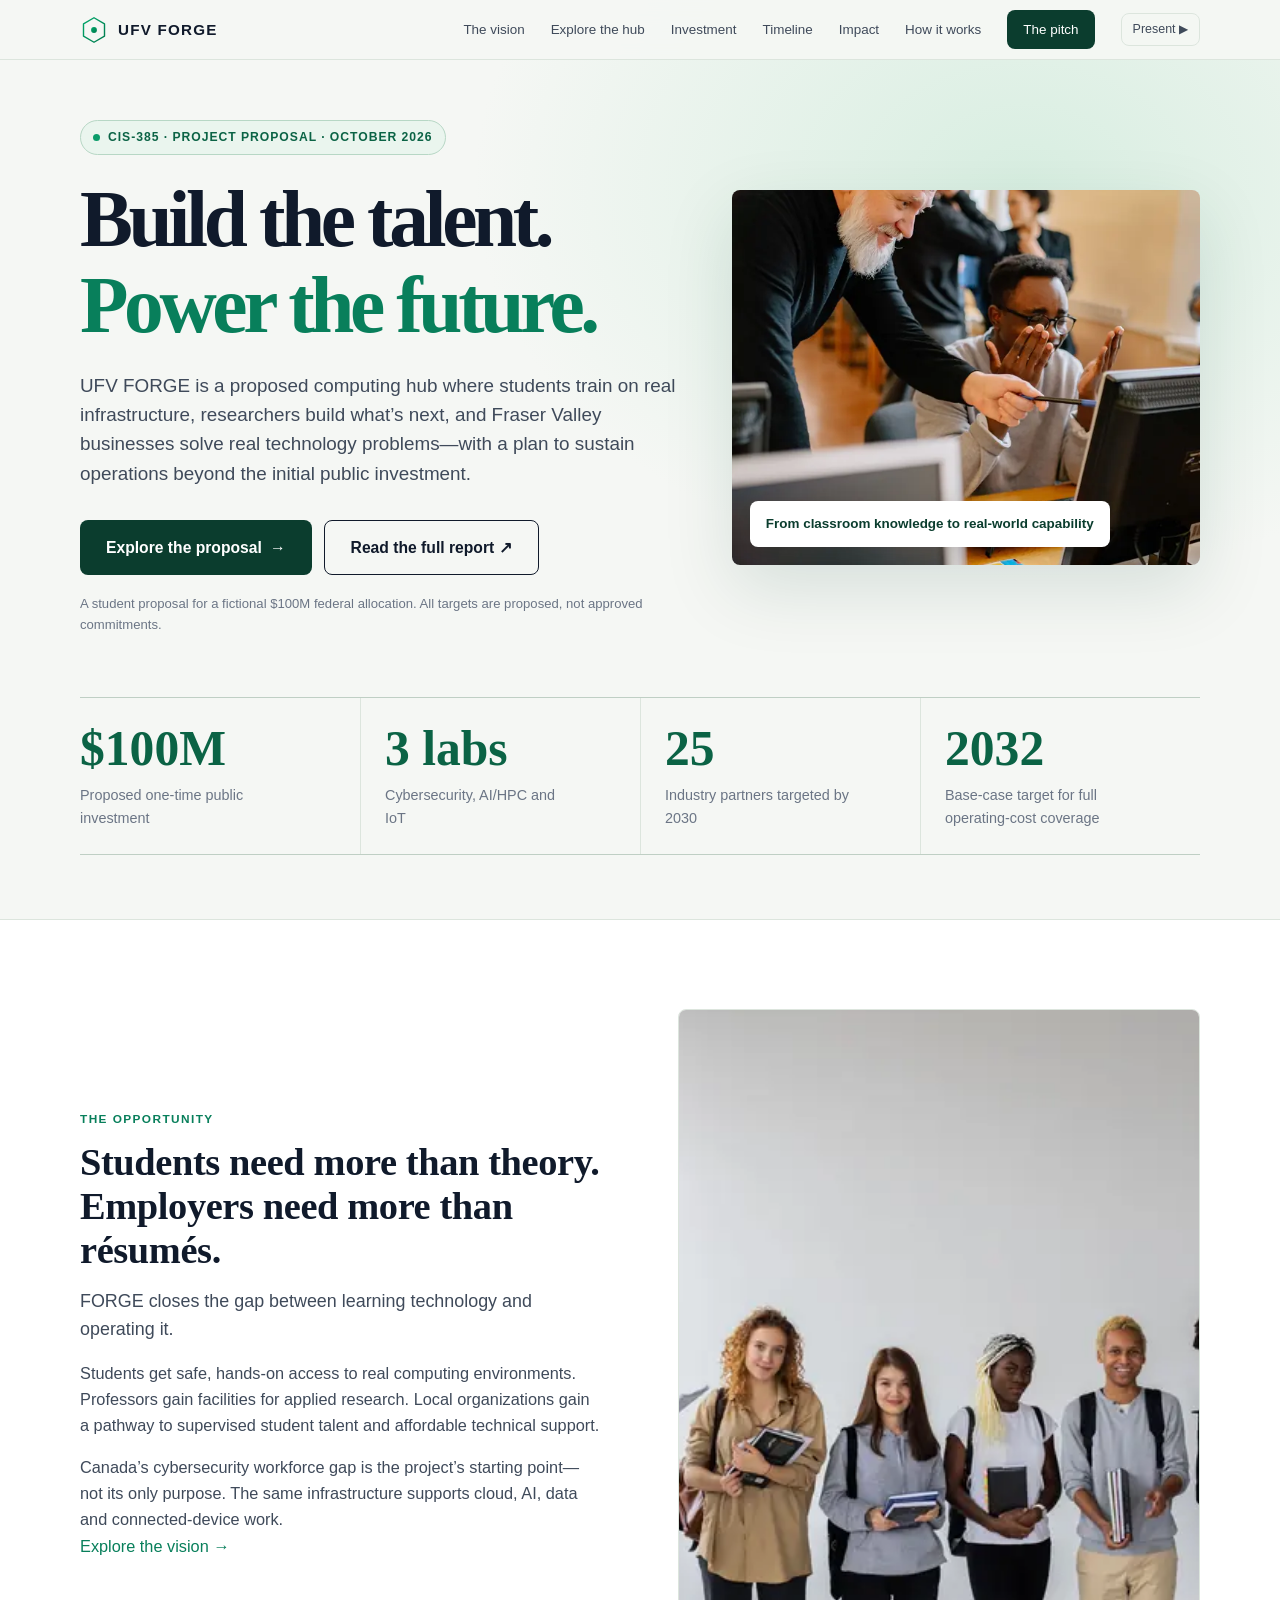
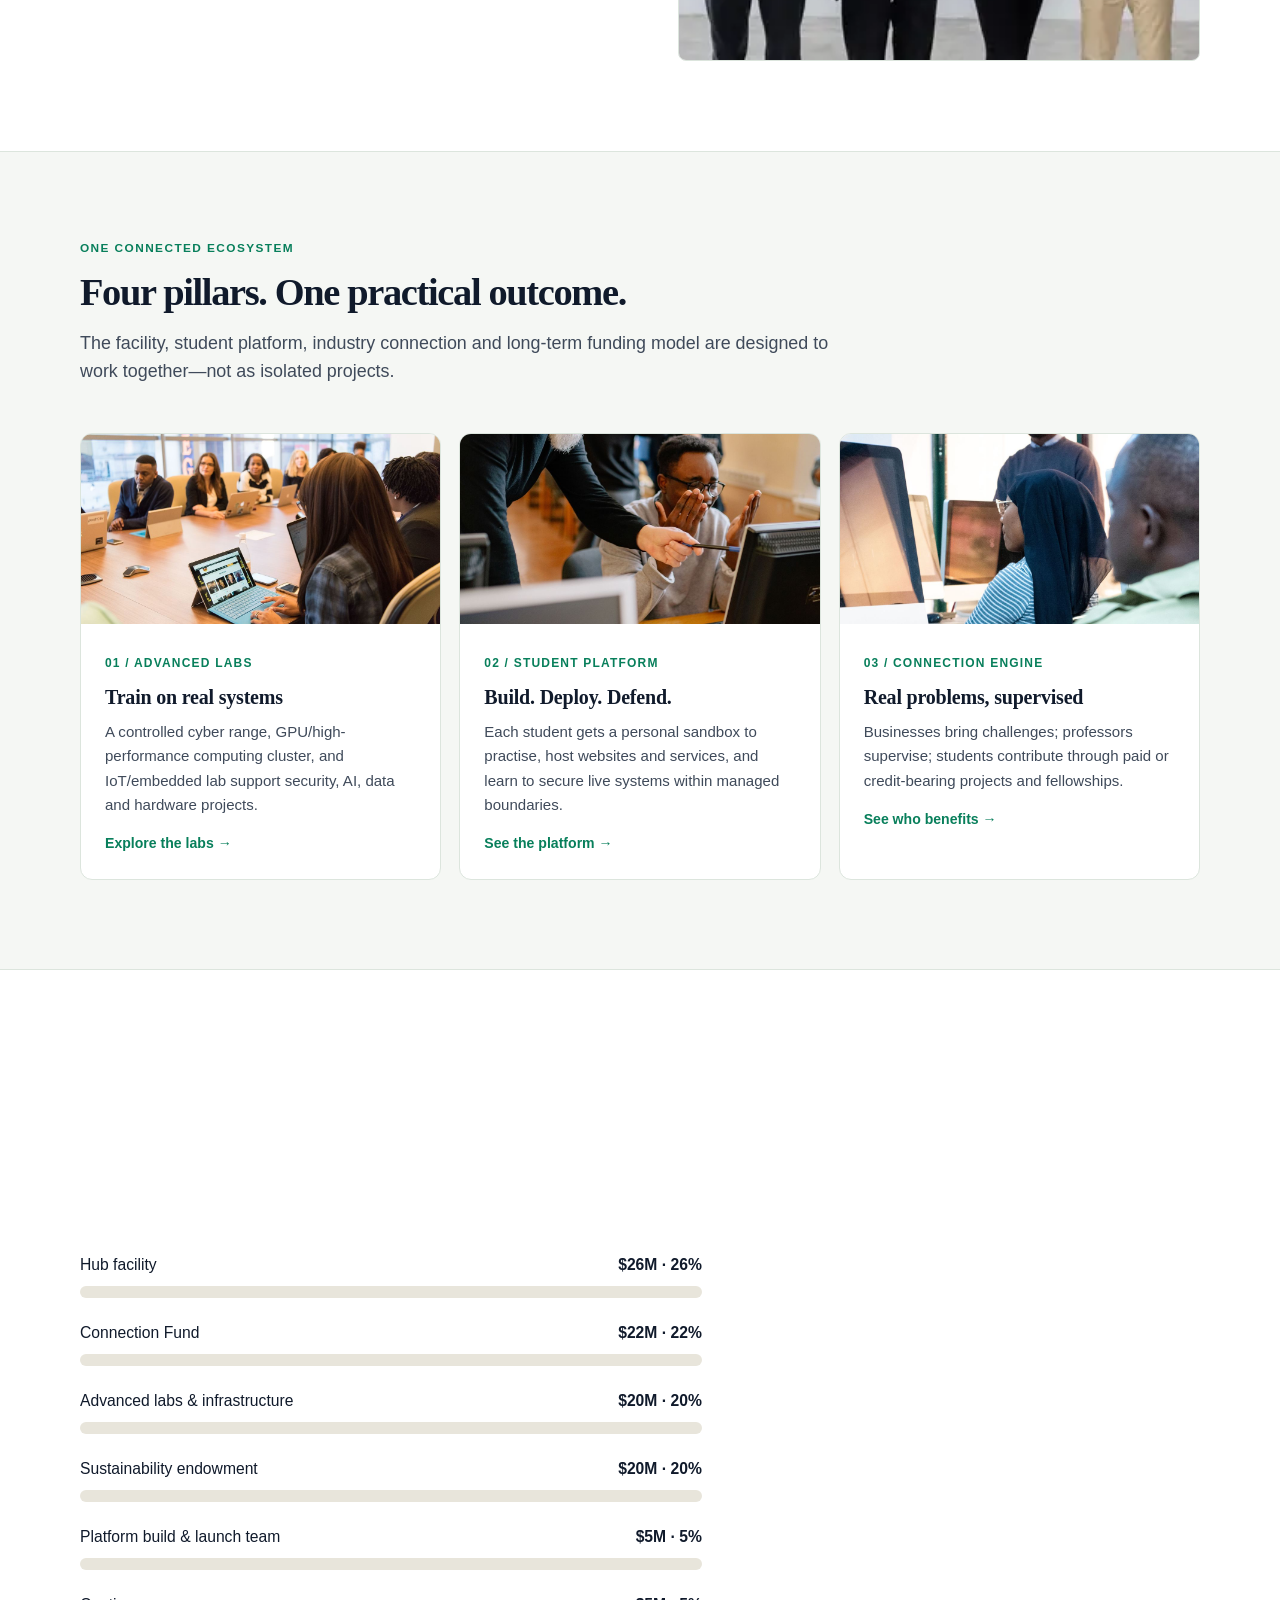
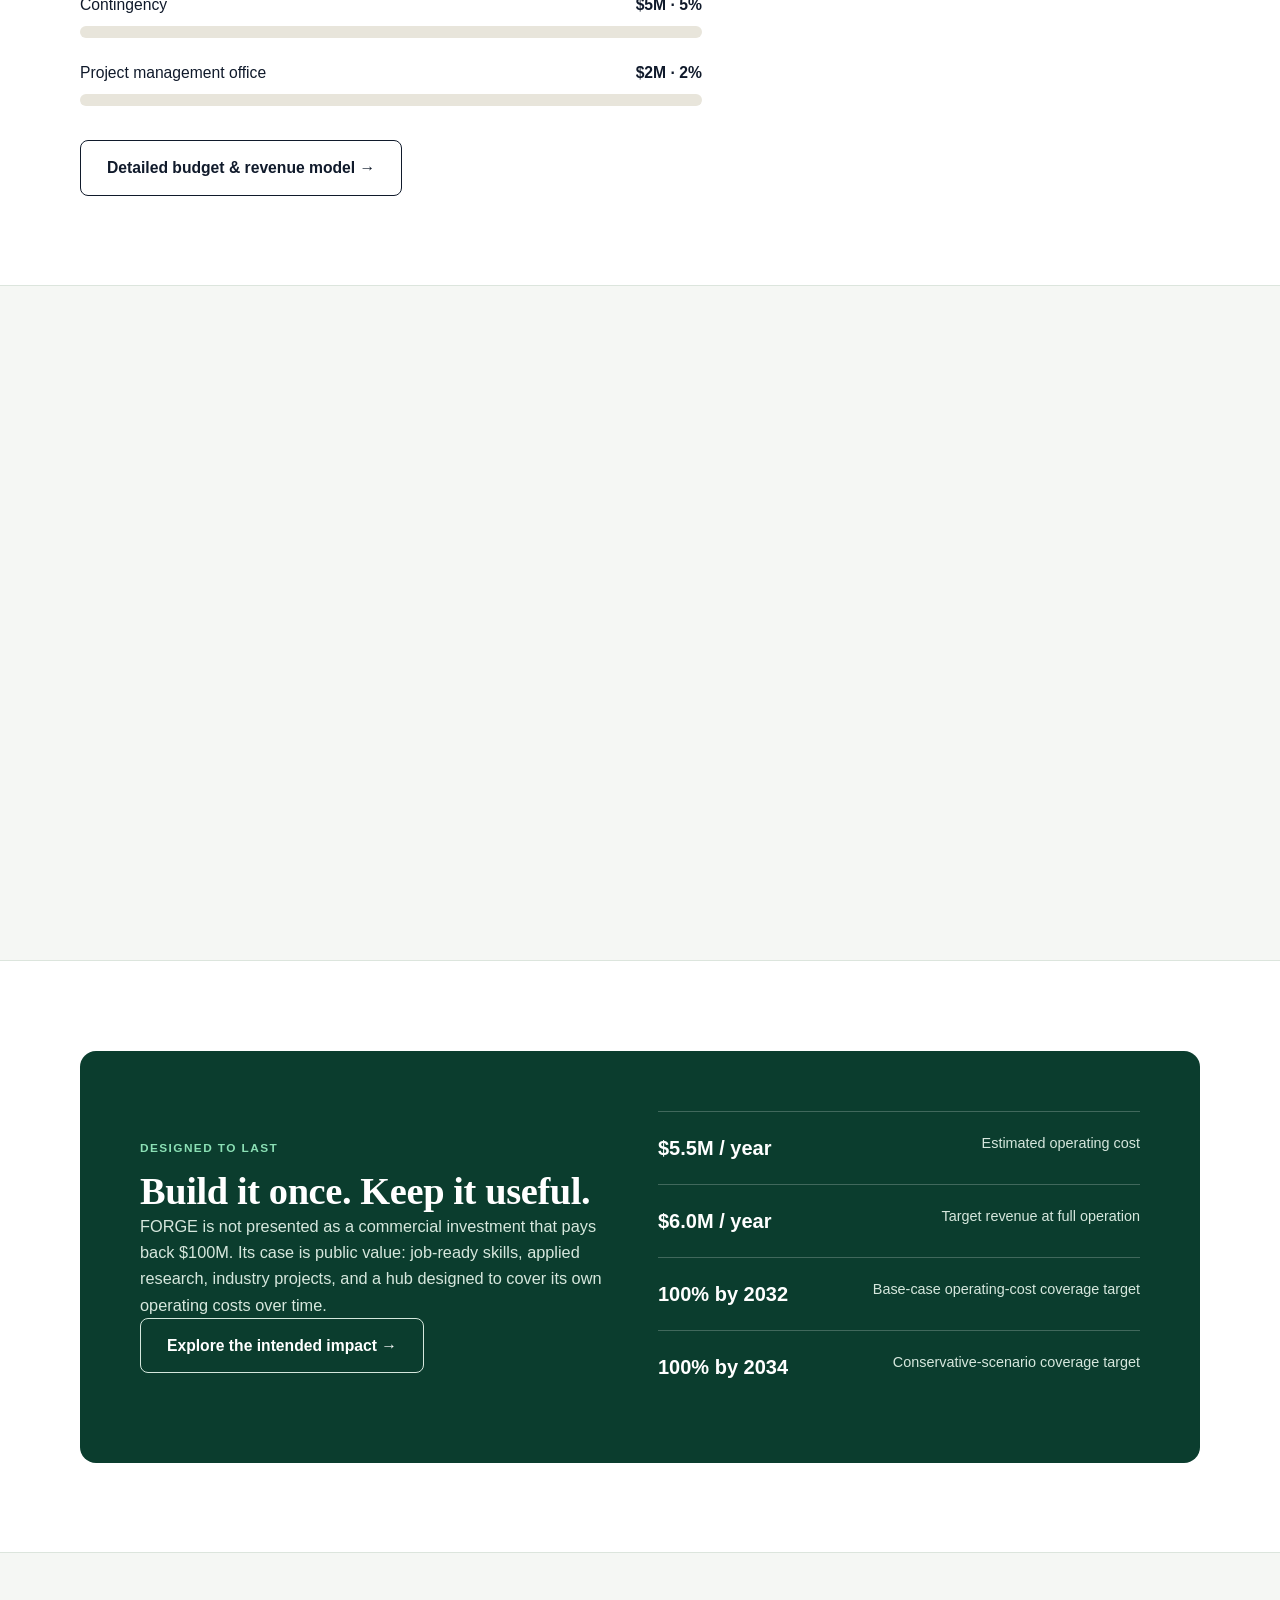
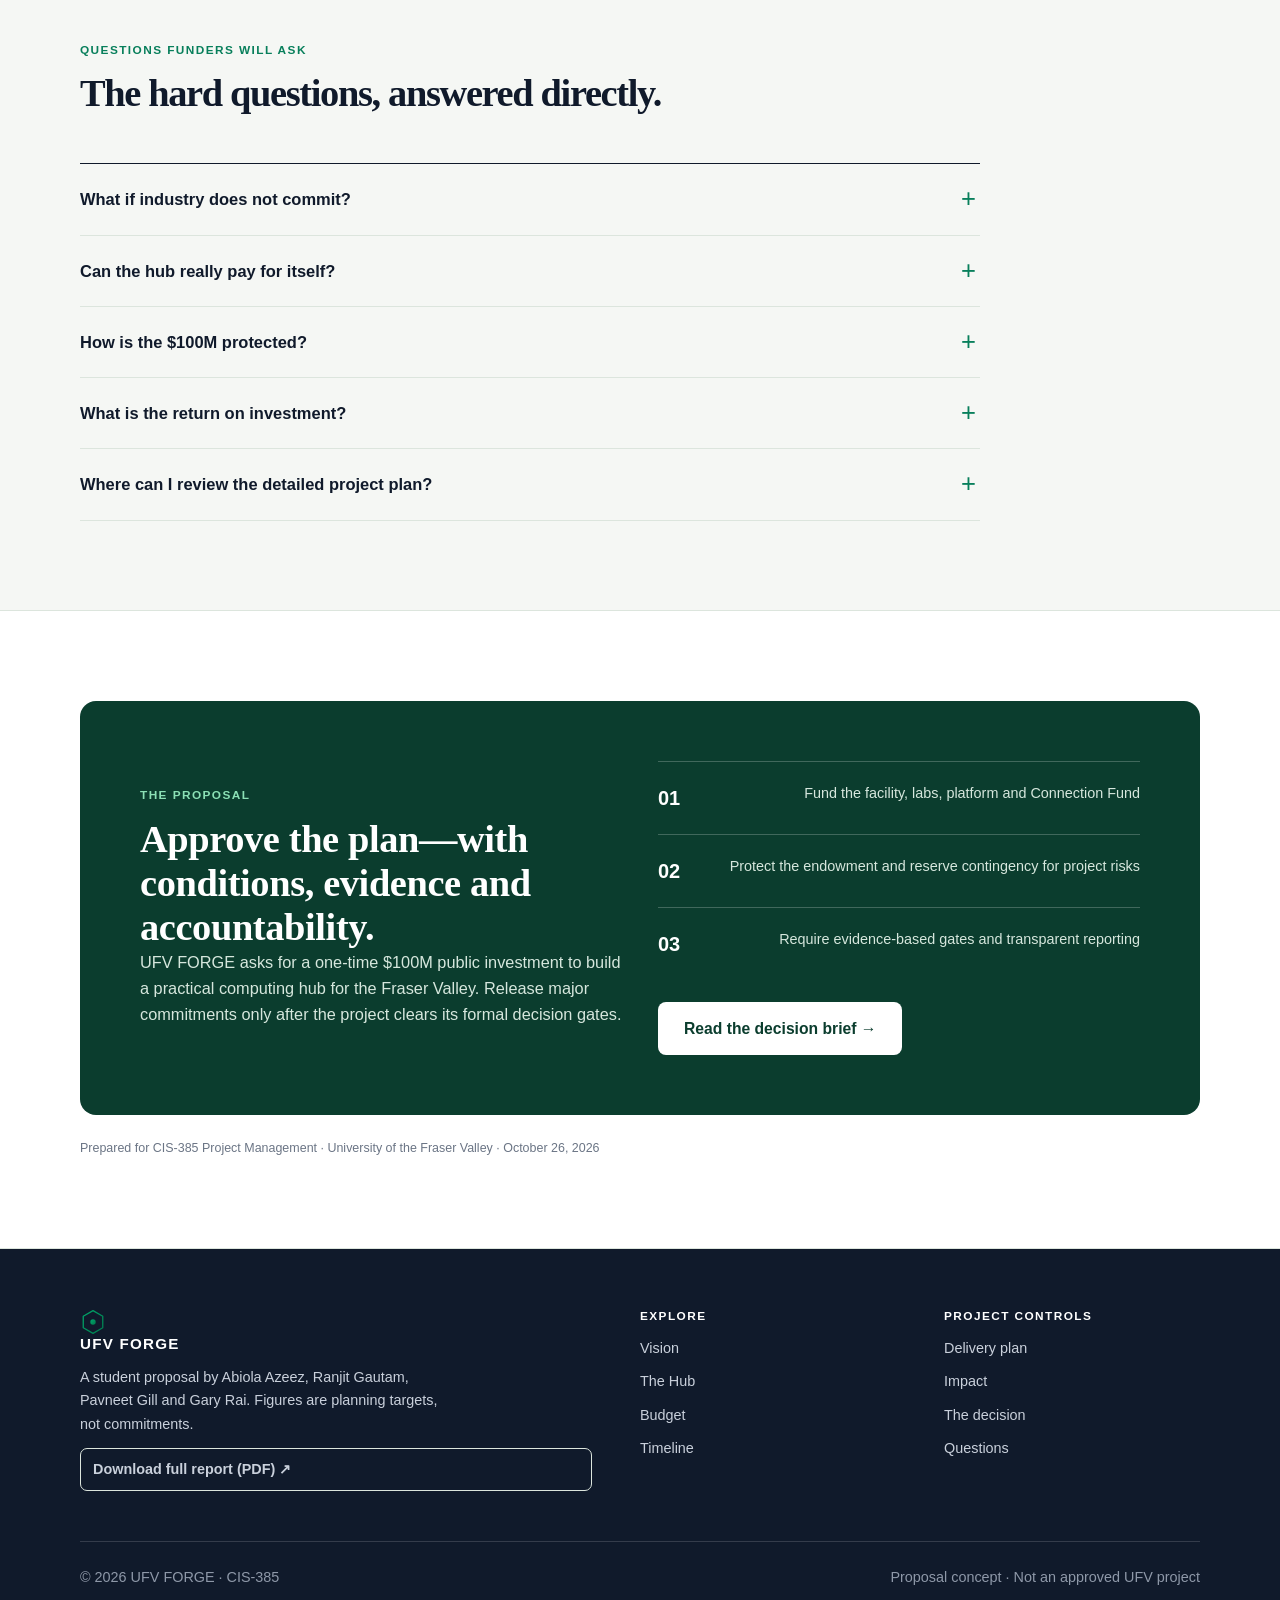
<file: index.html>
<!DOCTYPE html>
<html lang="en">
<head>
<meta charset="UTF-8"><meta name="viewport" content="width=device-width, initial-scale=1">
<title>UFV FORGE | Build the talent. Power the future.</title>
<meta name="description" content="UFV FORGE is a proposed $100 million computing hub connecting students, researchers and Fraser Valley businesses through hands-on technology and real-world projects.">
<meta name="theme-color" content="#0b3d2e"><link rel="icon" href="assets/logo.svg" type="image/svg+xml">
<link rel="stylesheet" href="assets/styles.css">
<style>
:root{--paper:#f5f7f4;--green:#0b3d2e;--green-2:#087f5b;--rule:#dce5dd;--container:1200px}
body{background:var(--paper)}.site-nav{background:rgba(245,247,244,.94);border-color:#dce5dd}
.hero{padding:calc(var(--nav-h) + 60px) 0 64px;background:radial-gradient(ellipse at 80% 20%,#d8eee1 0,transparent 38%),var(--paper)}
.hero-grid{grid-template-columns:1.12fr .88fr;gap:56px}.hero h1{font-size:clamp(3rem,6.2vw,5.6rem);letter-spacing:-.055em;max-width:780px}.hero .lead{max-width:620px;font-size:1.18rem}.hero-image{aspect-ratio:5/4;position:relative;border:0;box-shadow:0 24px 70px #0b3d2e20}.hero-image img{object-fit:cover}.image-label{position:absolute;left:18px;bottom:18px;background:#fff;color:#0b3d2e;padding:12px 16px;border-radius:8px;font-size:.84rem;font-weight:700;box-shadow:0 6px 24px #0002}
.pill{display:inline-flex;align-items:center;gap:8px;border:1px solid #b7d7c5;border-radius:100px;padding:7px 12px;color:#0b6345;background:#eaf5ee;font-size:.76rem;font-weight:800;letter-spacing:.08em;text-transform:uppercase;margin-bottom:22px}.pill i{width:7px;height:7px;border-radius:50%;background:#0a9c69}
.figures{margin-top:62px;border-block-color:#bfcfc4}.fig{color:#0b6345}.fig-item p{max-width:190px}.section-header{max-width:790px}.section-header h2{letter-spacing:-.035em}.feature-grid{display:grid;grid-template-columns:repeat(3,1fr);gap:18px}.feature{background:white;border:1px solid var(--rule);border-radius:12px;overflow:hidden}.feature img{width:100%;height:190px}.feature-body{padding:24px}.feature-num{font-size:.75rem;letter-spacing:.1em;color:var(--green-2);font-weight:800}.feature h3{margin:10px 0}.feature p{font-size:.94rem}.feature a{display:inline-block;margin-top:15px;font-weight:700;font-size:.88rem}
.pitch-callout{display:grid;grid-template-columns:1fr 1fr;gap:36px;align-items:center;background:#0b3d2e;color:white;border-radius:16px;padding:clamp(28px,5vw,60px)}.pitch-callout h2{color:white}.pitch-callout p{color:#d6e7dd}.pitch-callout .eyebrow{color:#8be0b5}.pitch-callout .btn-secondary{border-color:#d5e8dd;color:white}.pitch-callout .btn-secondary:hover{background:white;color:#0b3d2e}
.mini-stat{padding:20px 0;border-top:1px solid #ffffff38;display:flex;justify-content:space-between;gap:16px}.mini-stat strong{font-size:1.25rem}.mini-stat span{color:#d6e7dd;text-align:right;font-size:.9rem}
.budget-layout{gap:54px}.budget-total{border-radius:12px}.budget-row{cursor:default}.bar-fill{background:linear-gradient(90deg,#0b3d2e,#13a36c)}.bar-track{height:12px;border-radius:100px}.bar-fill{border-radius:100px}
.switcher{display:flex;gap:8px;flex-wrap:wrap;margin:22px 0}.switcher button{padding:10px 15px;border:1px solid var(--rule);border-radius:7px;font-weight:700;color:var(--ink-2)}.switcher button[aria-pressed=true]{background:var(--green);color:white;border-color:var(--green)}.scenario-panel{background:white;border:1px solid var(--rule);border-radius:12px;padding:24px;max-width:790px}.scenario-panel h3{margin-bottom:8px}.scenario-panel .big{font:600 2.4rem var(--serif);color:var(--green)}.scenario-panel p{margin-top:8px}
.gates{border-radius:12px}.gate{padding:24px}.gate b{color:#087f5b}.gate h3{font-family:var(--sans);font-weight:750}
.faq{max-width:900px}.faq summary{font-family:var(--sans);font-weight:700;font-size:1.03rem}.faq details>div{max-width:820px}.footer-report{display:inline-flex;margin-top:12px;padding:9px 12px;border:1px solid var(--rule);border-radius:7px;font-weight:700}
.section{padding:clamp(60px,7vw,92px) 0}
@media(max-width:900px){.hero-grid{grid-template-columns:1fr}.hero-image{aspect-ratio:16/9}.feature-grid{grid-template-columns:1fr 1fr}.pitch-callout{grid-template-columns:1fr}}
@media(max-width:600px){.feature-grid{grid-template-columns:1fr}.hero h1{font-size:3rem}.fig-item{padding:20px 12px 20px 0}.fig-item+.fig-item{padding-left:12px}.budget-label{font-size:.88rem}}
@media(prefers-reduced-motion:reduce){html{scroll-behavior:auto}*,*::before,*::after{animation-duration:.01ms!important;transition-duration:.01ms!important}}
</style>
</head>
<body>
<a class="skip-link" href="#main">Skip to content</a>
<header class="site-nav"><div class="container">
<a class="brand" href="index.html"><img src="assets/logo.svg" alt="" width="28" height="28"> UFV FORGE</a>
<button class="menu-toggle" type="button" aria-label="Open navigation menu" aria-controls="primary-navigation" aria-expanded="false"><span aria-hidden="true">☰</span></button>
<nav class="nav-links" id="primary-navigation" aria-label="Primary navigation">
<a href="vision.html">The vision</a><a href="hub.html">Explore the hub</a><a href="budget.html">Investment</a><a href="timeline.html">Timeline</a><a href="impact.html">Impact</a><a href="delivery.html">How it works</a><a href="why.html" class="nav-cta">The pitch</a>
</nav></div></header>
<main id="main">
<section class="hero"><div class="container">
<div class="hero-grid">
<div class="hero-text reveal">
<span class="pill"><i></i> CIS-385 · Project proposal · October 2026</span>
<h1>Build the talent.<br><span class="accent">Power the future.</span></h1>
<p class="lead">UFV FORGE is a proposed computing hub where students train on real infrastructure, researchers build what’s next, and Fraser Valley businesses solve real technology problems—with a plan to sustain operations beyond the initial public investment.</p>
<div class="hero-actions"><a href="#ask" class="btn btn-primary">Explore the proposal <span aria-hidden="true">→</span></a><a href="assets/UFV-Forge-Full-Report.pdf" class="btn btn-secondary" target="_blank" rel="noopener">Read the full report ↗</a></div>
<p style="font-size:.82rem;margin-top:18px;color:var(--mute)">A student proposal for a fictional $100M federal allocation. All targets are proposed, not approved commitments.</p>
</div>
<figure class="hero-image reveal"><img src="assets/img/hero.jpg" srcset="assets/img/hero-640.webp 640w, assets/img/hero-1200.webp 1200w" sizes="(max-width:900px) 100vw, 520px" width="1200" height="1800" fetchpriority="high" alt="Students working together at computers in a technology lab"><figcaption class="image-label">From classroom knowledge to real-world capability</figcaption></figure>
</div>
<div class="figures reveal">
<div class="fig-item"><b class="fig">$100M</b><p>Proposed one-time public investment</p></div>
<div class="fig-item"><b class="fig">3 labs</b><p>Cybersecurity, AI/HPC and IoT</p></div>
<div class="fig-item"><b class="fig">25</b><p>Industry partners targeted by 2030</p></div>
<div class="fig-item"><b class="fig">2032</b><p>Base-case target for full operating-cost coverage</p></div>
</div></div></section>

<section class="section section-alt" id="vision"><div class="container"><div class="editorial-split">
<div class="editorial-text reveal"><span class="eyebrow">The opportunity</span><h2>Students need more than theory. Employers need more than résumés.</h2>
<p class="lead">FORGE closes the gap between learning technology and operating it.</p>
<p>Students get safe, hands-on access to real computing environments. Professors gain facilities for applied research. Local organizations gain a pathway to supervised student talent and affordable technical support.</p>
<p>Canada’s cybersecurity workforce gap is the project’s starting point—not its only purpose. The same infrastructure supports cloud, AI, data and connected-device work.</p><a class="more" href="vision.html">Explore the vision →</a></div>
<figure class="editorial-img reveal"><img src="assets/img/community.jpg" srcset="assets/img/community-640.webp 640w, assets/img/community-1200.webp 1200w" sizes="(max-width:900px) 100vw, 520px" width="1200" height="800" loading="lazy" alt="Students and community members collaborating"></figure>
</div></div></section>

<section class="section" id="hub"><div class="container"><div class="section-header reveal"><span class="eyebrow">One connected ecosystem</span><h2>Four pillars. One practical outcome.</h2><p class="lead">The facility, student platform, industry connection and long-term funding model are designed to work together—not as isolated projects.</p></div>
<div class="feature-grid">
<article class="feature reveal"><img src="assets/img/industry.jpg" width="1200" height="800" loading="lazy" alt="Technology infrastructure and equipment"><div class="feature-body"><span class="feature-num">01 / ADVANCED LABS</span><h3>Train on real systems</h3><p>A controlled cyber range, GPU/high-performance computing cluster, and IoT/embedded lab support security, AI, data and hardware projects.</p><a href="hub.html">Explore the labs →</a></div></article>
<article class="feature reveal"><img src="assets/img/hero.jpg" width="1200" height="1800" loading="lazy" alt="Student working at a computer"><div class="feature-body"><span class="feature-num">02 / STUDENT PLATFORM</span><h3>Build. Deploy. Defend.</h3><p>Each student gets a personal sandbox to practise, host websites and services, and learn to secure live systems within managed boundaries.</p><a href="hub.html">See the platform →</a></div></article>
<article class="feature reveal"><img src="assets/img/professor.jpg" width="1200" height="800" loading="lazy" alt="Faculty member supporting applied learning"><div class="feature-body"><span class="feature-num">03 / CONNECTION ENGINE</span><h3>Real problems, supervised</h3><p>Businesses bring challenges; professors supervise; students contribute through paid or credit-bearing projects and fellowships.</p><a href="impact.html">See who benefits →</a></div></article>
</div></div></section>

<section class="section section-alt" id="investment"><div class="container"><div class="section-header reveal"><span class="eyebrow">The investment</span><h2>$100 million, allocated with a purpose.</h2><p class="lead">The proposed budget balances physical infrastructure, student opportunity, platform delivery and a preserved endowment. Select a line to see its share of the total.</p></div>
<div class="budget-layout"><div class="budget-rows">
<div class="budget-row"><div class="budget-label"><span>Hub facility</span><span>$26M · 26%</span></div><div class="bar-track"><span class="bar-fill" data-val="26"></span></div></div>
<div class="budget-row"><div class="budget-label"><span>Connection Fund</span><span>$22M · 22%</span></div><div class="bar-track"><span class="bar-fill" data-val="22"></span></div></div>
<div class="budget-row"><div class="budget-label"><span>Advanced labs &amp; infrastructure</span><span>$20M · 20%</span></div><div class="bar-track"><span class="bar-fill" data-val="20"></span></div></div>
<div class="budget-row"><div class="budget-label"><span>Sustainability endowment</span><span>$20M · 20%</span></div><div class="bar-track"><span class="bar-fill" data-val="20"></span></div></div>
<div class="budget-row"><div class="budget-label"><span>Platform build &amp; launch team</span><span>$5M · 5%</span></div><div class="bar-track"><span class="bar-fill" data-val="5"></span></div></div>
<div class="budget-row"><div class="budget-label"><span>Contingency</span><span>$5M · 5%</span></div><div class="bar-track"><span class="bar-fill" data-val="5"></span></div></div>
<div class="budget-row"><div class="budget-label"><span>Project management office</span><span>$2M · 2%</span></div><div class="bar-track"><span class="bar-fill" data-val="2"></span></div></div>
<a href="budget.html" class="btn btn-secondary" style="margin-top:12px">Detailed budget &amp; revenue model →</a>
</div><aside class="budget-total reveal"><span class="eyebrow">Proposed allocation</span><h4>$100M</h4><p>One-time capital investment</p><hr style="border:0;border-top:1px solid var(--rule);margin:22px 0"><p style="font-size:.93rem">Annual operating cost is estimated at $5.5M. At full operation, the plan targets $6M in annual revenue. These are forecasts—not guarantees.</p><a class="more" href="budget.html#revenue">Inspect the assumptions →</a></aside></div>
</div></section>

<section class="section" id="delivery"><div class="container"><div class="section-header reveal"><span class="eyebrow">Delivery with guardrails</span><h2>Progress is earned at each decision gate.</h2><p class="lead">The project has three formal kill points. Each one requires evidence before the next major commitment.</p></div>
<div class="gates reveal">
<div class="gate"><b>Kill point 1 · Jun 2028</b><h3>Design &amp; affordability</h3><p>Approve design, permits, cost baseline, partner interest and signed UFV bridge commitment before construction.</p></div>
<div class="gate"><b>Kill point 2 · May 2030</b><h3>Systems &amp; security</h3><p>Major systems must pass testing, independent security review and defect checks.</p></div>
<div class="gate"><b>Kill point 3 · Aug 2030</b><h3>Final acceptance</h3><p>Confirm acceptance criteria, handover documents and the first-year operating budget before opening.</p></div>
</div><p class="src reveal">Schedule target: open August 2030, ahead of the September 1, 2030 project deadline. A two-month project buffer is planned for June–July 2030.</p>
<div style="margin-top:28px" class="reveal"><a href="timeline.html" class="btn btn-secondary">View the project timeline →</a> <a href="delivery.html" class="btn btn-secondary">Governance &amp; risk plan →</a></div>
</div></section>

<section class="section section-alt"><div class="container"><div class="pitch-callout reveal"><div><span class="eyebrow">Designed to last</span><h2>Build it once. Keep it useful.</h2><p>FORGE is not presented as a commercial investment that pays back $100M. Its case is public value: job-ready skills, applied research, industry projects, and a hub designed to cover its own operating costs over time.</p><a href="impact.html" class="btn btn-secondary">Explore the intended impact →</a></div><div>
<div class="mini-stat"><strong>$5.5M / year</strong><span>Estimated operating cost</span></div>
<div class="mini-stat"><strong>$6.0M / year</strong><span>Target revenue at full operation</span></div>
<div class="mini-stat"><strong>100% by 2032</strong><span>Base-case operating-cost coverage target</span></div>
<div class="mini-stat"><strong>100% by 2034</strong><span>Conservative-scenario coverage target</span></div>
</div></div></div></section>

<section class="section" id="questions"><div class="container"><div class="section-header reveal"><span class="eyebrow">Questions funders will ask</span><h2>The hard questions, answered directly.</h2></div>
<div class="faq reveal">
<details><summary>What if industry does not commit?</summary><div><p>Kill point 1 requires at least 10 partners committed. The team plans to pilot the platform early and recruit partners before construction. If demand or costs fail the criteria, the project can be redirected or stopped.</p></div></details>
<details><summary>Can the hub really pay for itself?</summary><div><p>The target is $6M in annual revenue against about $5.5M in annual operating costs at full operation. The plan stages growth: the base case targets full coverage by 2032; the conservative case by 2034. The conservative ramp-up forecast includes a $6.6M cumulative shortfall.</p><p>A written UFV bridge commitment of up to $7M is a condition before kill point 1. Project contingency cannot cover operating deficits.</p></div></details>
<details><summary>How is the $100M protected?</summary><div><p>Proposed controls include fixed-price contracts where possible, monthly earned-value reviews, steering committee approval for contingency spending, and three formal go/no-go kill points. A cost performance index below 0.90 triggers a formal review.</p></div></details>
<details><summary>What is the return on investment?</summary><div><p>This is a public-value proposal, not a commercial payback investment. At a projected $0.5M annual surplus, a simple $100M payback would take about 200 years. The intended return is practical training, research capacity, industry collaboration and long-term operating sustainability.</p></div></details>
<details><summary>Where can I review the detailed project plan?</summary><div><p>The full 18-page project charter and management pre-plan includes the detailed budget, revenue assumptions, stakeholders, work breakdown structure, technical and legal requirements, schedule and risk register.</p><a class="btn btn-primary" href="assets/UFV-Forge-Full-Report.pdf" target="_blank" rel="noopener">Open the full report ↗</a></div></details>
</div></div></section>

<section class="section section-alt" id="ask"><div class="container"><div class="pitch-callout reveal"><div><span class="eyebrow">The proposal</span><h2>Approve the plan—with conditions, evidence and accountability.</h2><p>UFV FORGE asks for a one-time $100M public investment to build a practical computing hub for the Fraser Valley. Release major commitments only after the project clears its formal decision gates.</p></div><div>
<div class="mini-stat"><strong>01</strong><span>Fund the facility, labs, platform and Connection Fund</span></div>
<div class="mini-stat"><strong>02</strong><span>Protect the endowment and reserve contingency for project risks</span></div>
<div class="mini-stat"><strong>03</strong><span>Require evidence-based gates and transparent reporting</span></div>
<a href="why.html" class="btn btn-primary" style="margin-top:22px;background:#fff;color:#0b3d2e">Read the decision brief →</a>
</div></div><p class="src" style="margin-top:24px">Prepared for CIS-385 Project Management · University of the Fraser Valley · October 26, 2026</p></div></section>
</main>
<footer class="site-footer"><div class="container"><div class="footer-grid">
<div><a class="brand" href="index.html"><img src="assets/logo.svg" alt="" width="26" height="26"> UFV FORGE</a><p style="max-width:360px;margin-top:14px">A student proposal by Abiola Azeez, Ranjit Gautam, Pavneet Gill and Gary Rai. Figures are planning targets, not commitments.</p><a class="footer-report" href="assets/UFV-Forge-Full-Report.pdf" target="_blank" rel="noopener">Download full report (PDF) ↗</a></div>
<div><h4>Explore</h4><a href="vision.html">Vision</a><a href="hub.html">The Hub</a><a href="budget.html">Budget</a><a href="timeline.html">Timeline</a></div>
<div><h4>Project controls</h4><a href="delivery.html">Delivery plan</a><a href="impact.html">Impact</a><a href="why.html">The decision</a><a href="#questions">Questions</a></div>
</div><div class="footer-bottom"><span>© 2026 UFV FORGE · CIS-385</span><span>Proposal concept · Not an approved UFV project</span></div></div></footer>
<script src="assets/app.js" defer></script>
</body></html>
</file>
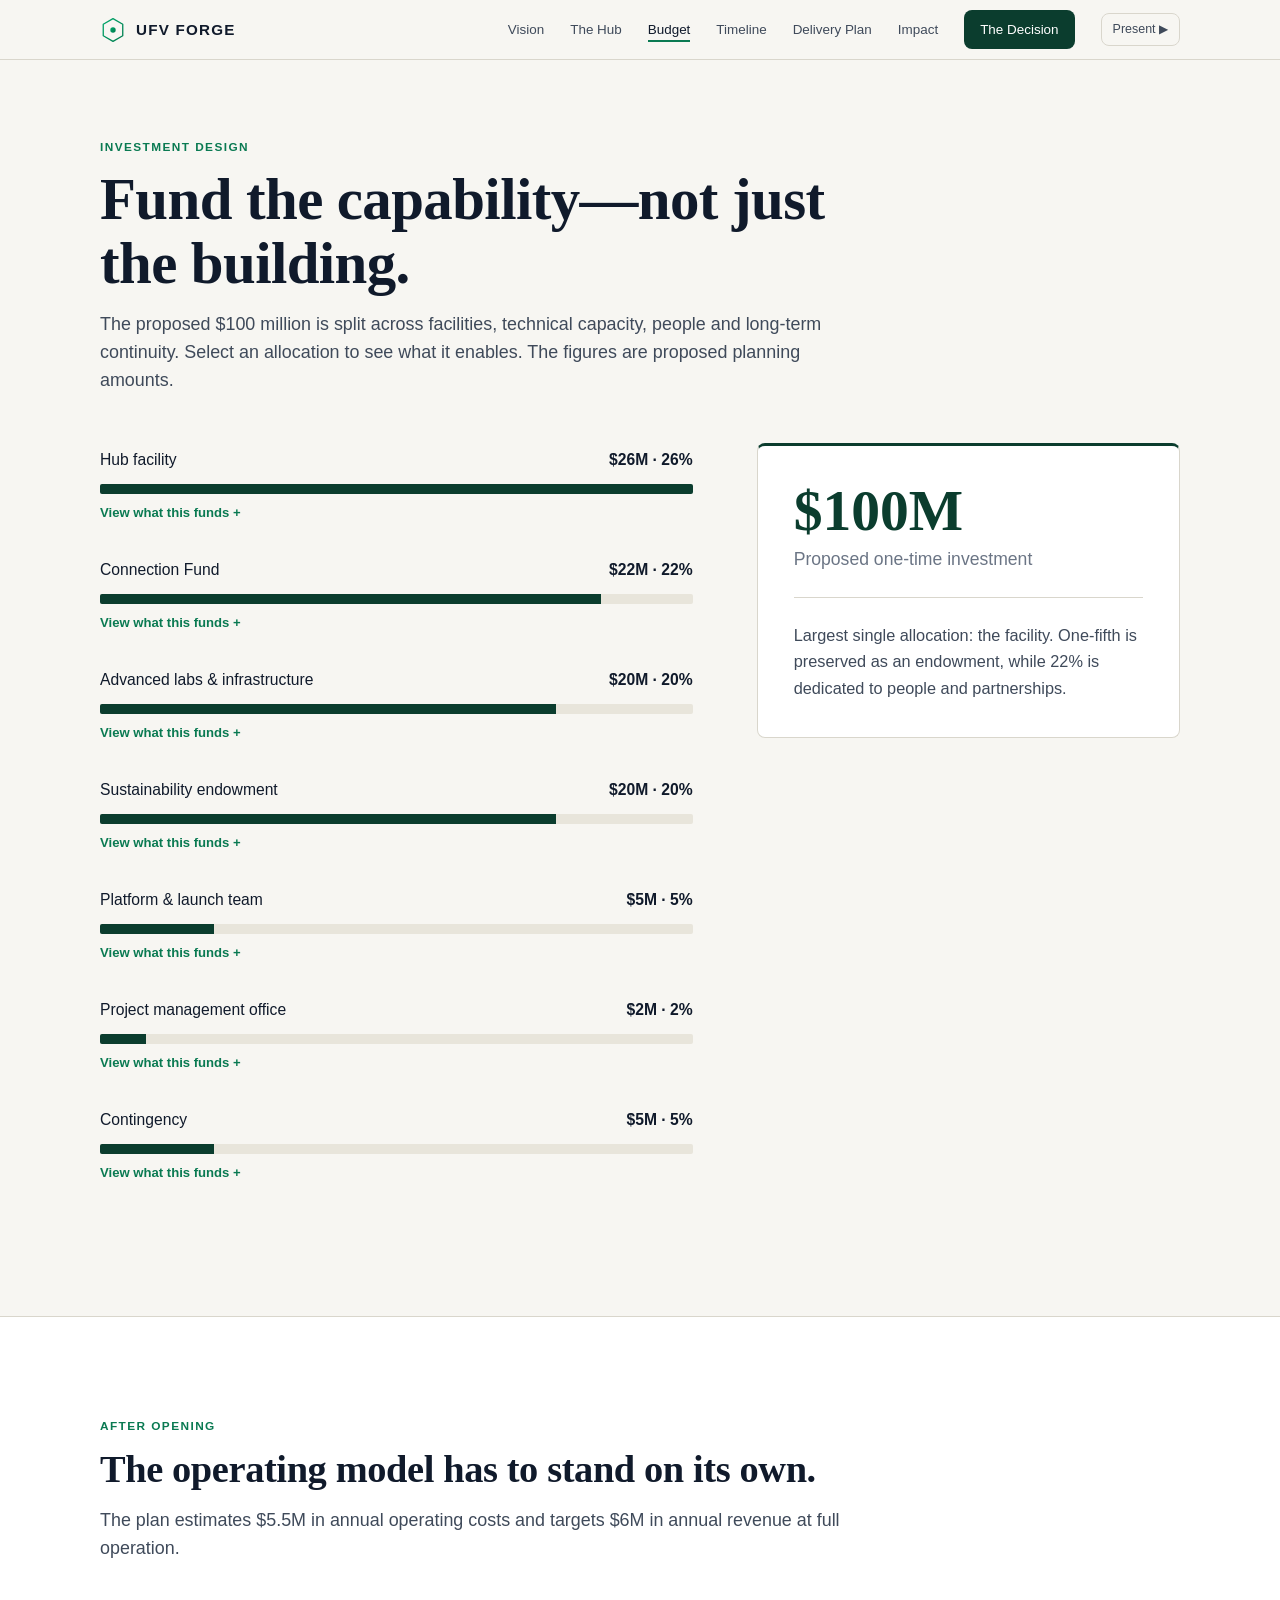
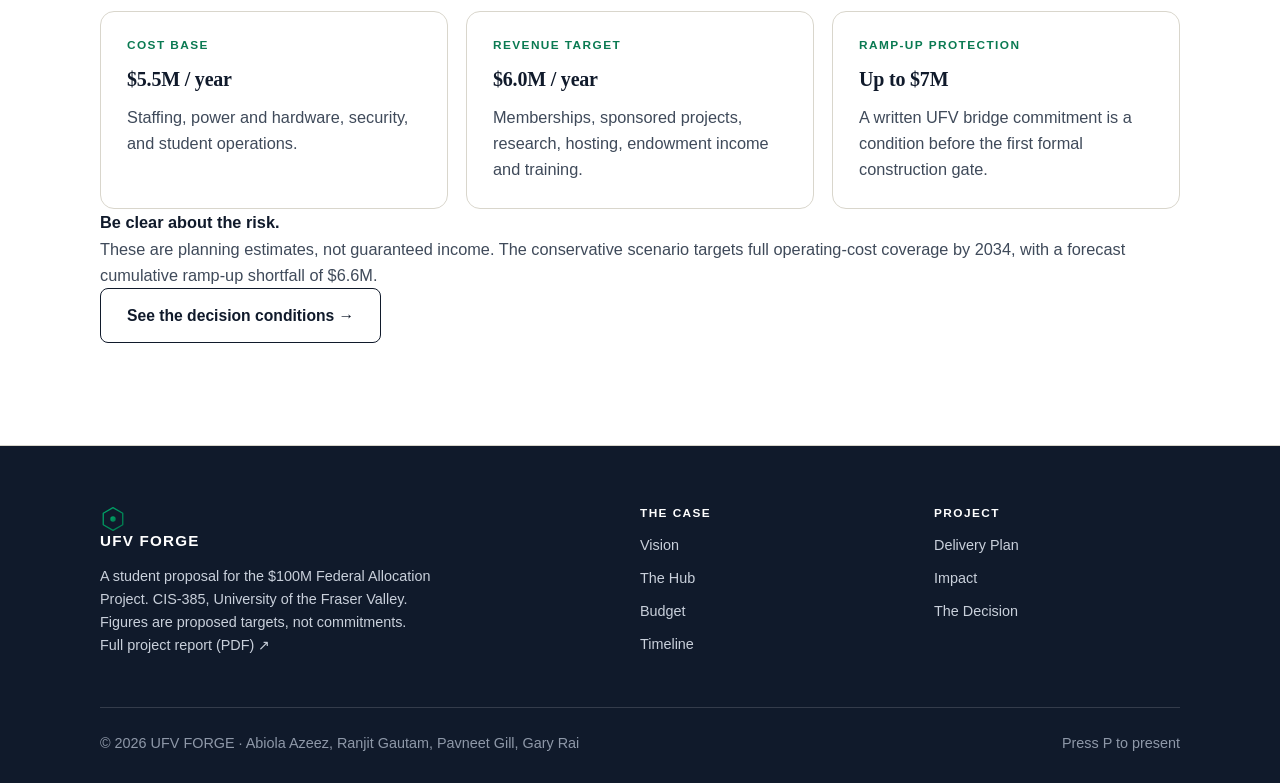
<file: budget.html>
<!DOCTYPE html>
<html lang="en">
<head>
  <meta charset="UTF-8" />
  <meta name="viewport" content="width=device-width, initial-scale=1.0" />
  <title>Budget — UFV FORGE</title>
  <meta name="description" content="Review the proposed $100M UFV FORGE budget allocation and cost-control checkpoints." />
  <meta name="theme-color" content="#0b3d2e" />
  <meta name="color-scheme" content="light" />
  <meta property="og:type" content="website" />
  <meta property="og:title" content="Budget — UFV FORGE" />
  <meta property="og:description" content="Review the proposed $100M UFV FORGE budget allocation and cost-control checkpoints." />
  <meta name="twitter:card" content="summary_large_image" />
  <link rel="icon" href="assets/logo.svg" type="image/svg+xml" />
  <noscript><style>.reveal{opacity:1!important;transform:none!important}</style></noscript>
  <link rel="stylesheet" href="assets/styles.css" />
<style>
.allocation summary{list-style:none;cursor:pointer;padding:4px 0 8px}.allocation summary::-webkit-details-marker{display:none}.allocation .budget-label{margin-bottom:12px}.allocation .bar-track{display:block}.allocation .allocation-hint{display:block;margin-top:8px;color:var(--green-2);font-size:.82rem;font-weight:700}.allocation[open] .allocation-hint{display:none}.allocation>p{padding:10px 14px;margin-top:4px;border-left:3px solid var(--green-2);background:#fff;border-radius:0 8px 8px 0}.allocation:focus-within summary{outline:2px solid var(--green-2);outline-offset:4px}
</style></head>
<body>
  <a class="skip-link" href="#main">Skip to content</a>
  <header class="site-nav">
    <div class="container">
      <a class="brand" href="index.html"><img src="assets/logo.svg" alt="" width="26" height="26" /> UFV FORGE</a>
      <button class="menu-toggle" type="button" aria-label="Open navigation menu" aria-controls="primary-navigation" aria-expanded="false"><span aria-hidden="true">☰</span></button>
      <nav class="nav-links" id="primary-navigation" aria-label="Primary navigation"><a href="vision.html">Vision</a><a href="hub.html">The Hub</a><a href="budget.html" aria-current="page">Budget</a><a href="timeline.html">Timeline</a><a href="delivery.html">Delivery Plan</a><a href="impact.html">Impact</a><a href="why.html" class="nav-cta">The Decision</a></nav>
    </div>
  </header>

  <main id="main"><section class="section" style="padding-top:140px"><div class="container"><div class="section-header reveal"><span class="eyebrow">Investment design</span><h1>Fund the capability—not just the building.</h1><p class="lead">The proposed $100 million is split across facilities, technical capacity, people and long-term continuity. Select an allocation to see what it enables. The figures are proposed planning amounts.</p></div>
<div class="budget-layout"><div>
<details class="budget-row reveal allocation"><summary><span class="budget-label"><span>Hub facility</span><span>$26M · 26%</span></span><span class="bar-track"><span class="bar-fill" data-val="26"></span></span><span class="allocation-hint">View what this funds +</span></summary><p>Building, laboratories, studios and server room.</p></details>
<details class="budget-row reveal allocation"><summary><span class="budget-label"><span>Connection Fund</span><span>$22M · 22%</span></span><span class="bar-track"><span class="bar-fill" data-val="22"></span></span><span class="allocation-hint">View what this funds +</span></summary><p>Student fellowships, faculty chairs and industry matching.</p></details>
<details class="budget-row reveal allocation"><summary><span class="budget-label"><span>Advanced labs &amp; infrastructure</span><span>$20M · 20%</span></span><span class="bar-track"><span class="bar-fill" data-val="20"></span></span><span class="allocation-hint">View what this funds +</span></summary><p>Compute, networking, cyber range and IoT equipment.</p></details>
<details class="budget-row reveal allocation"><summary><span class="budget-label"><span>Sustainability endowment</span><span>$20M · 20%</span></span><span class="bar-track"><span class="bar-fill" data-val="20"></span></span><span class="allocation-hint">View what this funds +</span></summary><p>Long-term income intended to help support operations.</p></details>
<details class="budget-row reveal allocation"><summary><span class="budget-label"><span>Platform &amp; launch team</span><span>$5M · 5%</span></span><span class="bar-track"><span class="bar-fill" data-val="5"></span></span><span class="allocation-hint">View what this funds +</span></summary><p>Student platform development and initial launch capacity.</p></details>
<details class="budget-row reveal allocation"><summary><span class="budget-label"><span>Project management office</span><span>$2M · 2%</span></span><span class="bar-track"><span class="bar-fill" data-val="2"></span></span><span class="allocation-hint">View what this funds +</span></summary><p>Schedule, reporting, risk and change control.</p></details>
<details class="budget-row reveal allocation"><summary><span class="budget-label"><span>Contingency</span><span>$5M · 5%</span></span><span class="bar-track"><span class="bar-fill" data-val="5"></span></span><span class="allocation-hint">View what this funds +</span></summary><p>Reserved for project cost and schedule risks—not operating deficits.</p></details>
</div><aside class="budget-total reveal"><h4>$100M</h4><p style="color:var(--gray);font-size:1.1rem">Proposed one-time investment</p><hr style="border:none;border-top:1px solid var(--line);margin:24px 0"><p>Largest single allocation: the facility. One-fifth is preserved as an endowment, while 22% is dedicated to people and partnerships.</p></aside></div></div></section>
<section class="section section-alt"><div class="container"><div class="section-header reveal"><span class="eyebrow">After opening</span><h2>The operating model has to stand on its own.</h2><p class="lead">The plan estimates $5.5M in annual operating costs and targets $6M in annual revenue at full operation.</p></div><div class="feature-grid" style="display:grid;grid-template-columns:repeat(auto-fit,minmax(220px,1fr));gap:18px"><article class="feature-card reveal"><span class="eyebrow">Cost base</span><h3>$5.5M / year</h3><p>Staffing, power and hardware, security, and student operations.</p></article><article class="feature-card reveal"><span class="eyebrow">Revenue target</span><h3>$6.0M / year</h3><p>Memberships, sponsored projects, research, hosting, endowment income and training.</p></article><article class="feature-card reveal"><span class="eyebrow">Ramp-up protection</span><h3>Up to $7M</h3><p>A written UFV bridge commitment is a condition before the first formal construction gate.</p></article></div><div class="timeline-note"><strong>Be clear about the risk.</strong><p>These are planning estimates, not guaranteed income. The conservative scenario targets full operating-cost coverage by 2034, with a forecast cumulative ramp-up shortfall of $6.6M.</p></div><a class="btn btn-secondary" href="why.html">See the decision conditions →</a></div></section></main>

  <footer class="site-footer" id="site-footer">
    <div class="container">
      <div class="footer-grid">
        <div><a class="brand" href="index.html" style="margin-bottom:16px"><img src="assets/logo.svg" alt="" width="26" height="26" /> UFV FORGE</a>
          <p style="max-width:340px">A student proposal for the $100M Federal Allocation Project. CIS-385, University of the Fraser Valley. Figures are proposed targets, not commitments.</p><a href="assets/UFV-Forge-Full-Report.pdf" target="_blank" rel="noopener" class="footer-report">Full project report (PDF) ↗</a></div>
        <div><h4>The Case</h4><a href="vision.html">Vision</a><a href="hub.html">The Hub</a><a href="budget.html">Budget</a><a href="timeline.html">Timeline</a></div>
        <div><h4>Project</h4><a href="delivery.html">Delivery Plan</a><a href="impact.html">Impact</a><a href="why.html">The Decision</a></div>
      </div>
      <div class="footer-bottom"><span>© 2026 UFV FORGE · Abiola Azeez, Ranjit Gautam, Pavneet Gill, Gary Rai</span><span>Press P to present</span></div>
    </div>
  </footer>
  <script src="assets/app.js" defer></script>
</body>
</html>
</file>
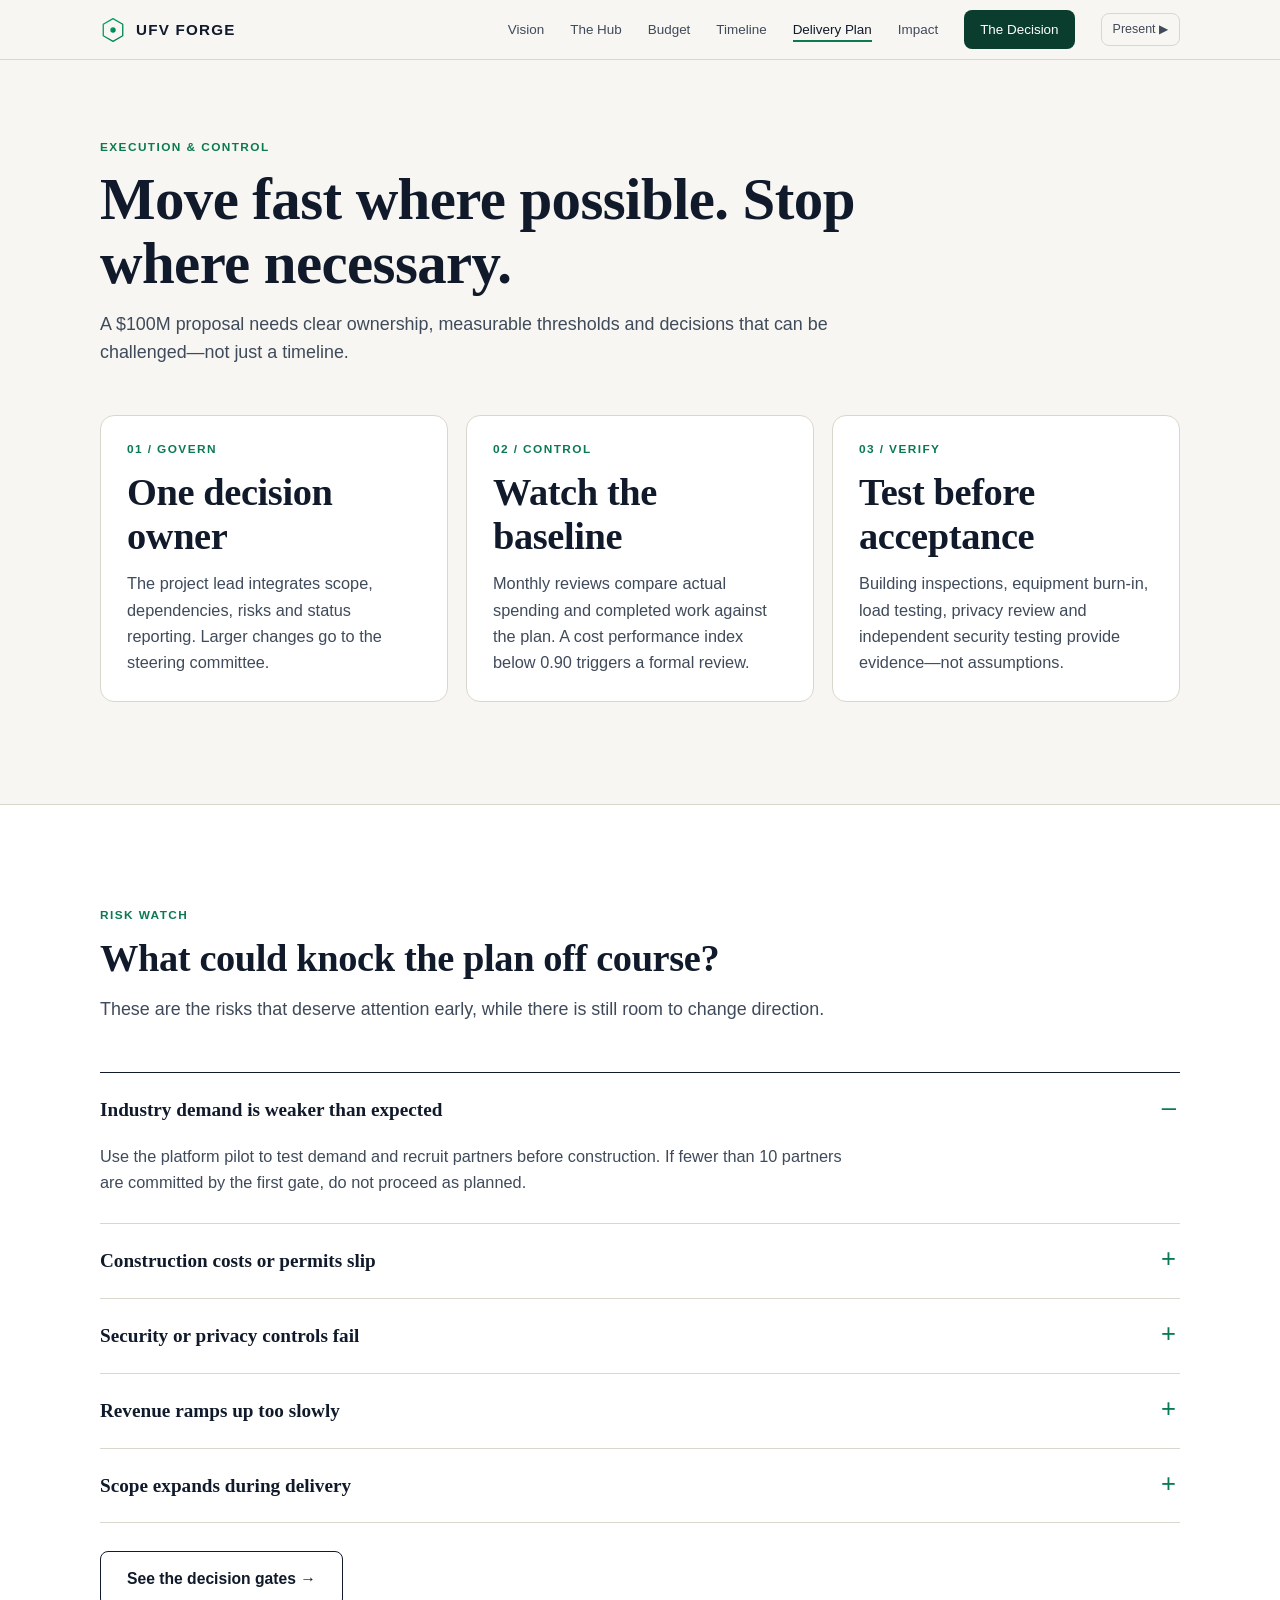
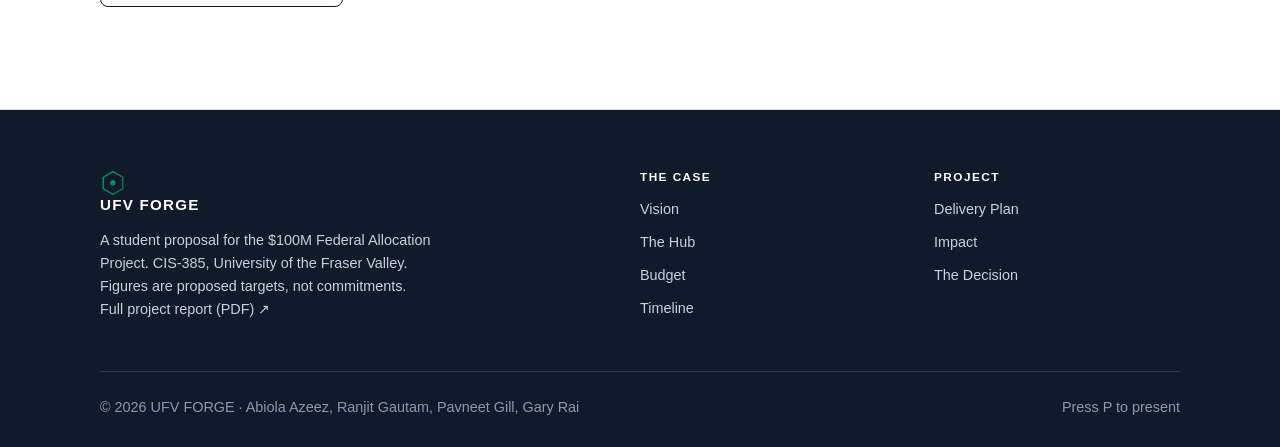
<file: delivery.html>
<!DOCTYPE html>
<html lang="en">
<head>
  <meta charset="UTF-8" />
  <meta name="viewport" content="width=device-width, initial-scale=1.0" />
  <title>Delivery Plan — UFV FORGE</title>
  <meta name="description" content="Explore UFV FORGE's proposed governance, stage gates, risk controls, accountability model, and benefits measures." />
  <meta name="theme-color" content="#0b3d2e" />
  <link rel="icon" href="assets/logo.svg" type="image/svg+xml" />
  <link rel="stylesheet" href="assets/styles.css" />
</head>
<body>
  <a class="skip-link" href="#main">Skip to content</a>

  <header class="site-nav">
    <div class="container">
      <a class="brand" href="index.html"><img src="assets/logo.svg" alt="" width="26" height="26" /> UFV FORGE</a>
      <button class="menu-toggle" type="button" aria-label="Open navigation menu" aria-controls="primary-navigation" aria-expanded="false"><span aria-hidden="true">☰</span></button>
      <nav class="nav-links" id="primary-navigation" aria-label="Primary navigation"><a href="vision.html">Vision</a><a href="hub.html">The Hub</a><a href="budget.html">Budget</a><a href="timeline.html">Timeline</a><a href="delivery.html" aria-current="page">Delivery Plan</a><a href="impact.html">Impact</a><a href="why.html" class="nav-cta">The Decision</a></nav>
    </div>
  </header>

  <main id="main"><section class="section" style="padding-top:140px"><div class="container"><div class="section-header reveal"><span class="eyebrow">Execution &amp; control</span><h1>Move fast where possible. Stop where necessary.</h1><p class="lead">A $100M proposal needs clear ownership, measurable thresholds and decisions that can be challenged—not just a timeline.</p></div><div class="feature-grid" style="display:grid;grid-template-columns:repeat(auto-fit,minmax(220px,1fr));gap:18px"><article class="feature-card reveal"><span class="eyebrow">01 / Govern</span><h2>One decision owner</h2><p>The project lead integrates scope, dependencies, risks and status reporting. Larger changes go to the steering committee.</p></article><article class="feature-card reveal"><span class="eyebrow">02 / Control</span><h2>Watch the baseline</h2><p>Monthly reviews compare actual spending and completed work against the plan. A cost performance index below 0.90 triggers a formal review.</p></article><article class="feature-card reveal"><span class="eyebrow">03 / Verify</span><h2>Test before acceptance</h2><p>Building inspections, equipment burn-in, load testing, privacy review and independent security testing provide evidence—not assumptions.</p></article></div></div></section>
<section class="section section-alt"><div class="container"><div class="section-header reveal"><span class="eyebrow">Risk watch</span><h2>What could knock the plan off course?</h2><p class="lead">These are the risks that deserve attention early, while there is still room to change direction.</p></div><div class="faq"><details open><summary>Industry demand is weaker than expected</summary><div><p>Use the platform pilot to test demand and recruit partners before construction. If fewer than 10 partners are committed by the first gate, do not proceed as planned.</p></div></details><details><summary>Construction costs or permits slip</summary><div><p>Use competitive procurement and fixed-price contracts where practical. Start consultation and permit work early, track schedule dependencies, and use the buffer only for critical-path delays.</p></div></details><details><summary>Security or privacy controls fail</summary><div><p>Keep the cyber range isolated from UFV's normal network, apply least-privilege access and logging, complete a privacy impact assessment, and close critical security findings before acceptance.</p></div></details><details><summary>Revenue ramps up too slowly</summary><div><p>Review service mix and costs if coverage is below 40% at the end of 2031. Any temporary operating shortfall must use the proposed UFV bridge commitment—not the project contingency.</p></div></details><details><summary>Scope expands during delivery</summary><div><p>Require written change requests with scope, cost and schedule impacts. Changes over $250,000, or changes affecting a kill-point date, go to the steering committee.</p></div></details></div><div style="margin-top:28px"><a class="btn btn-secondary" href="timeline.html">See the decision gates →</a></div></div></section></main>

  <footer class="site-footer" id="site-footer">
    <div class="container">
      <div class="footer-grid">
        <div><a class="brand" href="index.html" style="margin-bottom:16px"><img src="assets/logo.svg" alt="" width="26" height="26" /> UFV FORGE</a>
          <p style="max-width:340px">A student proposal for the $100M Federal Allocation Project. CIS-385, University of the Fraser Valley. Figures are proposed targets, not commitments.</p><a href="assets/UFV-Forge-Full-Report.pdf" target="_blank" rel="noopener" class="footer-report">Full project report (PDF) ↗</a></div>
        <div><h4>The Case</h4><a href="vision.html">Vision</a><a href="hub.html">The Hub</a><a href="budget.html">Budget</a><a href="timeline.html">Timeline</a></div>
        <div><h4>Project</h4><a href="delivery.html">Delivery Plan</a><a href="impact.html">Impact</a><a href="why.html">The Decision</a></div>
      </div>
      <div class="footer-bottom"><span>© 2026 UFV FORGE · Abiola Azeez, Ranjit Gautam, Pavneet Gill, Gary Rai</span><span>Press P to present</span></div>
    </div>
  </footer>
  <script src="assets/app.js" defer></script>
</body>
</html>
</file>
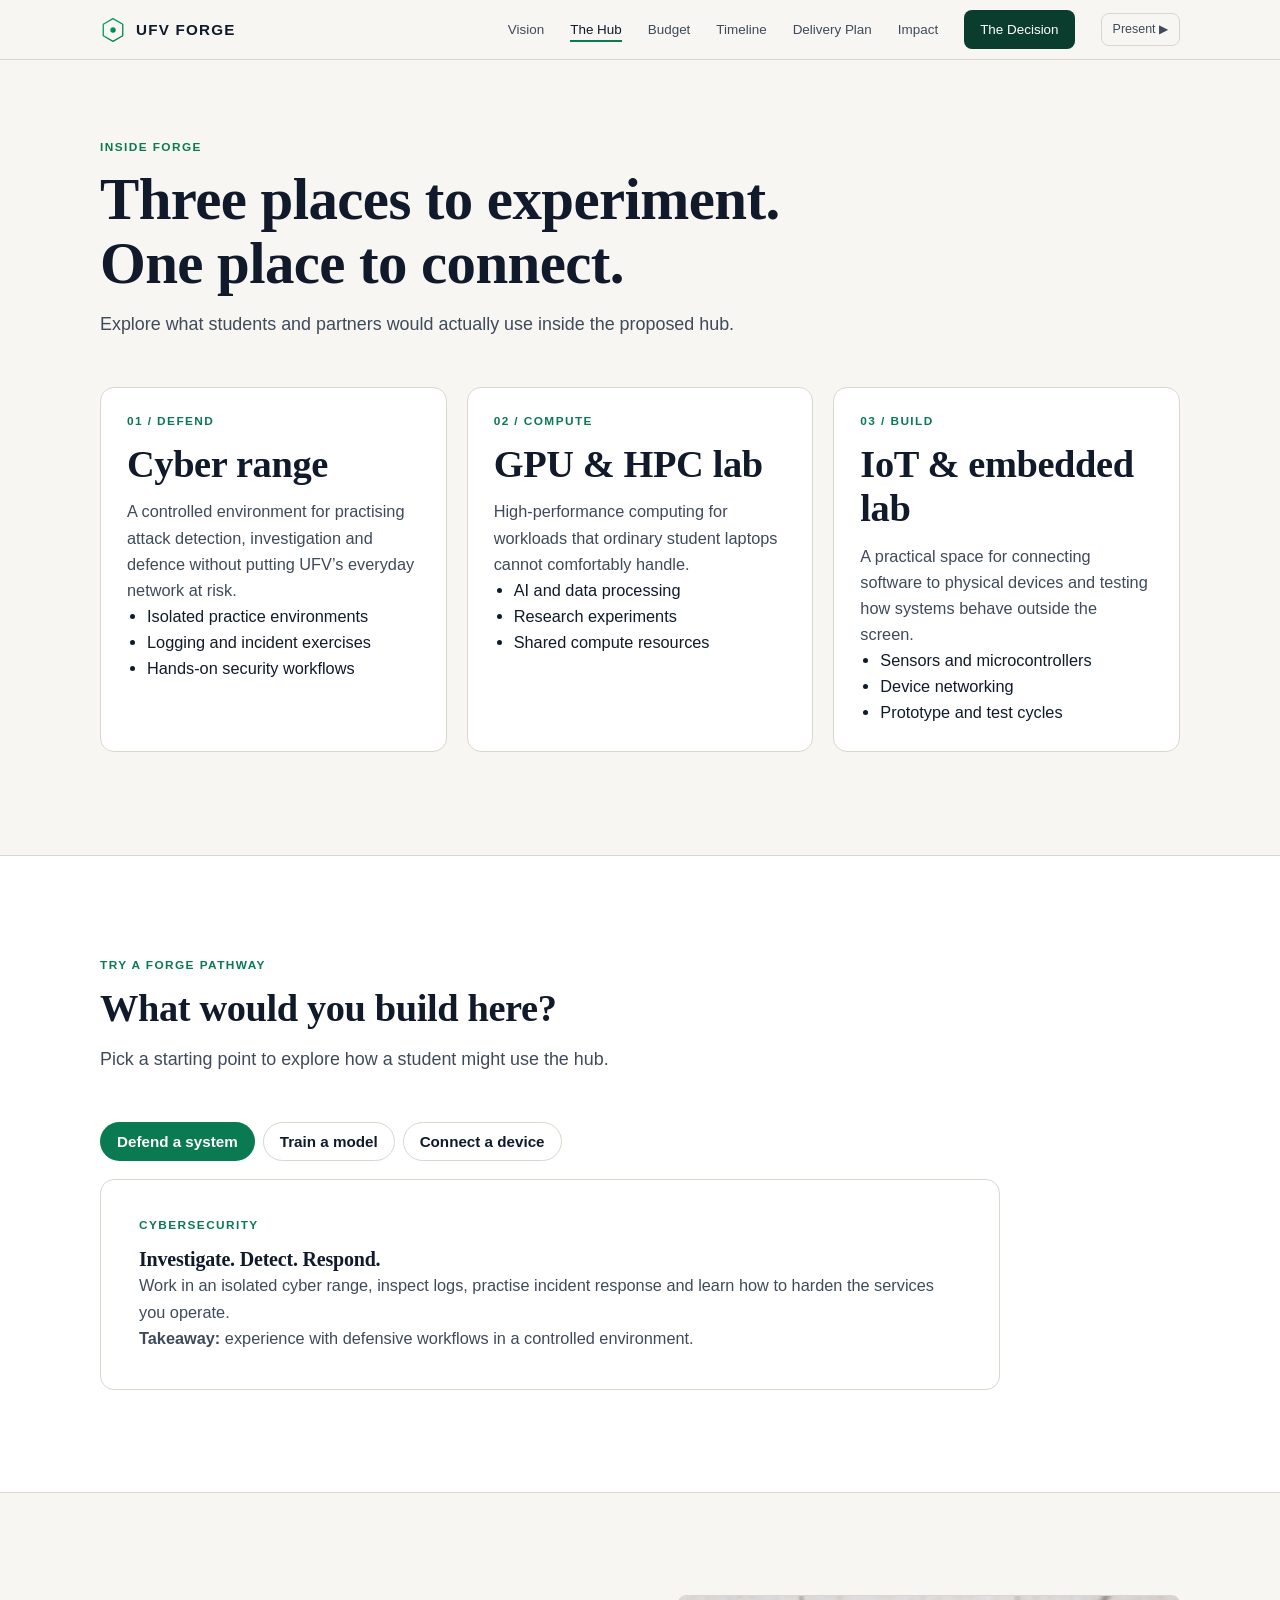
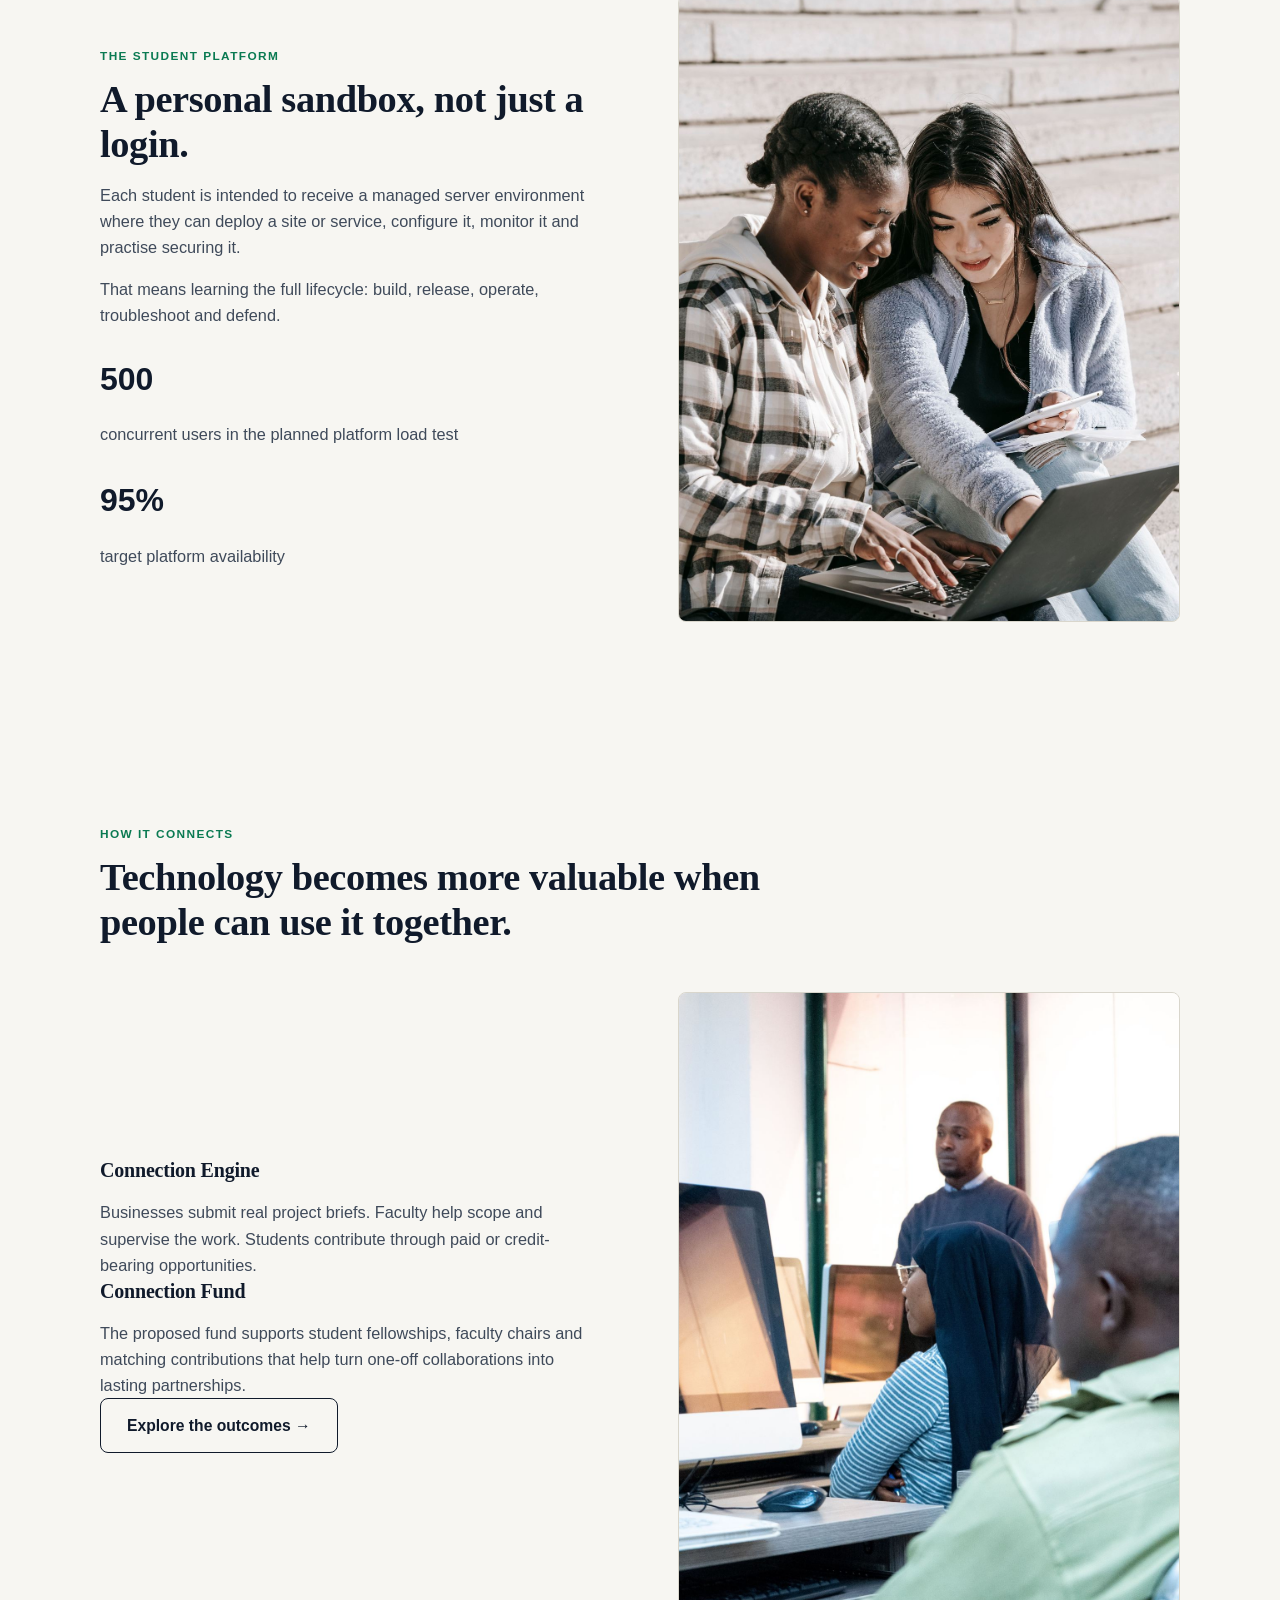
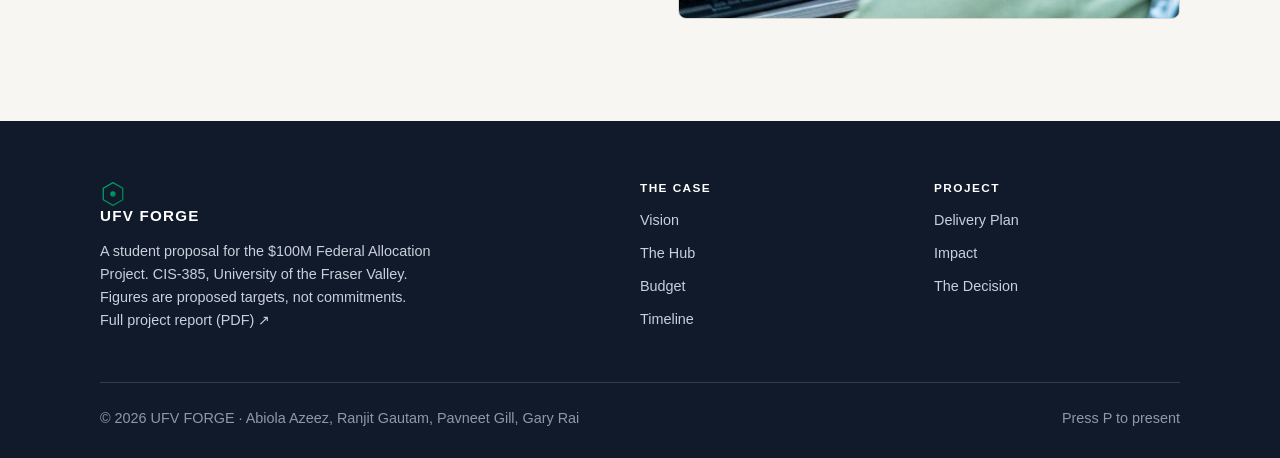
<file: hub.html>
<!DOCTYPE html>
<html lang="en">
<head>
  <meta charset="UTF-8" />
  <meta name="viewport" content="width=device-width, initial-scale=1.0" />
  <title>The Hub — UFV FORGE</title>
  <meta name="description" content="Explore the four proposed pillars of UFV FORGE: AI and HPC, cybersecurity, makerspace, and industry partnership." />
  <meta name="theme-color" content="#0b3d2e" />
  <meta name="color-scheme" content="light" />
  <meta property="og:type" content="website" />
  <meta property="og:title" content="The Hub — UFV FORGE" />
  <meta property="og:description" content="Explore the four proposed pillars of UFV FORGE: AI and HPC, cybersecurity, makerspace, and industry partnership." />
  <meta name="twitter:card" content="summary_large_image" />
  <link rel="icon" href="assets/logo.svg" type="image/svg+xml" />
  <noscript><style>.reveal{opacity:1!important;transform:none!important}</style></noscript>
  <link rel="stylesheet" href="assets/styles.css" />
</head>
<body>
  <a class="skip-link" href="#main">Skip to content</a>
  <header class="site-nav">
    <div class="container">
      <a class="brand" href="index.html"><img src="assets/logo.svg" alt="" width="26" height="26" /> UFV FORGE</a>
      <button class="menu-toggle" type="button" aria-label="Open navigation menu" aria-controls="primary-navigation" aria-expanded="false"><span aria-hidden="true">☰</span></button>
      <nav class="nav-links" id="primary-navigation" aria-label="Primary navigation"><a href="vision.html">Vision</a><a href="hub.html" aria-current="page">The Hub</a><a href="budget.html">Budget</a><a href="timeline.html">Timeline</a><a href="delivery.html">Delivery Plan</a><a href="impact.html">Impact</a><a href="why.html" class="nav-cta">The Decision</a></nav>
    </div>
  </header>

  <main id="main">
<section class="section" style="padding-top:140px"><div class="container"><div class="section-header reveal"><span class="eyebrow">Inside FORGE</span><h1>Three places to experiment. One place to connect.</h1><p class="lead">Explore what students and partners would actually use inside the proposed hub.</p></div>
<div class="feature-grid" style="display:grid;grid-template-columns:repeat(auto-fit,minmax(230px,1fr));gap:20px">
<article class="feature-card reveal"><span class="eyebrow">01 / Defend</span><h2>Cyber range</h2><p>A controlled environment for practising attack detection, investigation and defence without putting UFV’s everyday network at risk.</p><ul><li>Isolated practice environments</li><li>Logging and incident exercises</li><li>Hands-on security workflows</li></ul></article>
<article class="feature-card reveal"><span class="eyebrow">02 / Compute</span><h2>GPU &amp; HPC lab</h2><p>High-performance computing for workloads that ordinary student laptops cannot comfortably handle.</p><ul><li>AI and data processing</li><li>Research experiments</li><li>Shared compute resources</li></ul></article>
<article class="feature-card reveal"><span class="eyebrow">03 / Build</span><h2>IoT &amp; embedded lab</h2><p>A practical space for connecting software to physical devices and testing how systems behave outside the screen.</p><ul><li>Sensors and microcontrollers</li><li>Device networking</li><li>Prototype and test cycles</li></ul></article>
</div></div></section>
<section class="section section-alt"><div class="container">
<div class="section-header reveal"><span class="eyebrow">Try a FORGE pathway</span><h2>What would you build here?</h2><p class="lead">Pick a starting point to explore how a student might use the hub.</p></div>
<div class="tabs" role="tablist" aria-label="Student pathways">
<button role="tab" aria-selected="true" aria-controls="path-cyber">Defend a system</button>
<button role="tab" aria-selected="false" aria-controls="path-ai">Train a model</button>
<button role="tab" aria-selected="false" aria-controls="path-iot">Connect a device</button>
</div>
<div id="path-cyber" class="tab-panel active"><span class="eyebrow">Cybersecurity</span><h3>Investigate. Detect. Respond.</h3><p>Work in an isolated cyber range, inspect logs, practise incident response and learn how to harden the services you operate.</p><p><strong>Takeaway:</strong> experience with defensive workflows in a controlled environment.</p></div>
<div id="path-ai" class="tab-panel"><span class="eyebrow">AI &amp; high-performance computing</span><h3>Run work your laptop cannot.</h3><p>Use shared compute resources for data processing, AI experiments and research workloads that need more processing power, memory or storage.</p><p><strong>Takeaway:</strong> practical experience managing compute-heavy work.</p></div>
<div id="path-iot" class="tab-panel"><span class="eyebrow">IoT &amp; embedded systems</span><h3>Bring software into the physical world.</h3><p>Connect sensors and microcontrollers, test device communications and troubleshoot how hardware and software behave together.</p><p><strong>Takeaway:</strong> a working prototype and a better understanding of connected systems.</p></div>
</div></section>
<section class="section"><div class="container editorial-split"><div class="editorial-text reveal"><span class="eyebrow">The student platform</span><h2>A personal sandbox, not just a login.</h2><p>Each student is intended to receive a managed server environment where they can deploy a site or service, configure it, monitor it and practise securing it.</p><p>That means learning the full lifecycle: build, release, operate, troubleshoot and defend.</p><div class="stat-row" style="display:flex;gap:28px;flex-wrap:wrap;margin-top:26px"><div><strong style="font-size:2rem">500</strong><p>concurrent users in the planned platform load test</p></div><div><strong style="font-size:2rem">95%</strong><p>target platform availability</p></div></div></div><figure class="editorial-img reveal"><img src="assets/img/vision.jpg" width="1200" height="1800" loading="lazy" alt="Students working on computing projects"></figure></div></section>
<section class="section"><div class="container"><div class="section-header reveal"><span class="eyebrow">How it connects</span><h2>Technology becomes more valuable when people can use it together.</h2></div><div class="editorial-split"><div class="editorial-text reveal"><h3>Connection Engine</h3><p>Businesses submit real project briefs. Faculty help scope and supervise the work. Students contribute through paid or credit-bearing opportunities.</p><h3>Connection Fund</h3><p>The proposed fund supports student fellowships, faculty chairs and matching contributions that help turn one-off collaborations into lasting partnerships.</p><a href="impact.html" class="btn btn-secondary">Explore the outcomes →</a></div><figure class="editorial-img reveal"><img src="assets/img/professor.jpg" width="1200" height="1800" loading="lazy" alt="Mentorship in a university technology setting"></figure></div></div></section>
</main>

  <footer class="site-footer" id="site-footer">
    <div class="container">
      <div class="footer-grid">
        <div><a class="brand" href="index.html" style="margin-bottom:16px"><img src="assets/logo.svg" alt="" width="26" height="26" /> UFV FORGE</a>
          <p style="max-width:340px">A student proposal for the $100M Federal Allocation Project. CIS-385, University of the Fraser Valley. Figures are proposed targets, not commitments.</p><a href="assets/UFV-Forge-Full-Report.pdf" target="_blank" rel="noopener" class="footer-report">Full project report (PDF) ↗</a></div>
        <div><h4>The Case</h4><a href="vision.html">Vision</a><a href="hub.html">The Hub</a><a href="budget.html">Budget</a><a href="timeline.html">Timeline</a></div>
        <div><h4>Project</h4><a href="delivery.html">Delivery Plan</a><a href="impact.html">Impact</a><a href="why.html">The Decision</a></div>
      </div>
      <div class="footer-bottom"><span>© 2026 UFV FORGE · Abiola Azeez, Ranjit Gautam, Pavneet Gill, Gary Rai</span><span>Press P to present</span></div>
    </div>
  </footer>
  <script src="assets/app.js" defer></script>
</body>
</html>
</file>
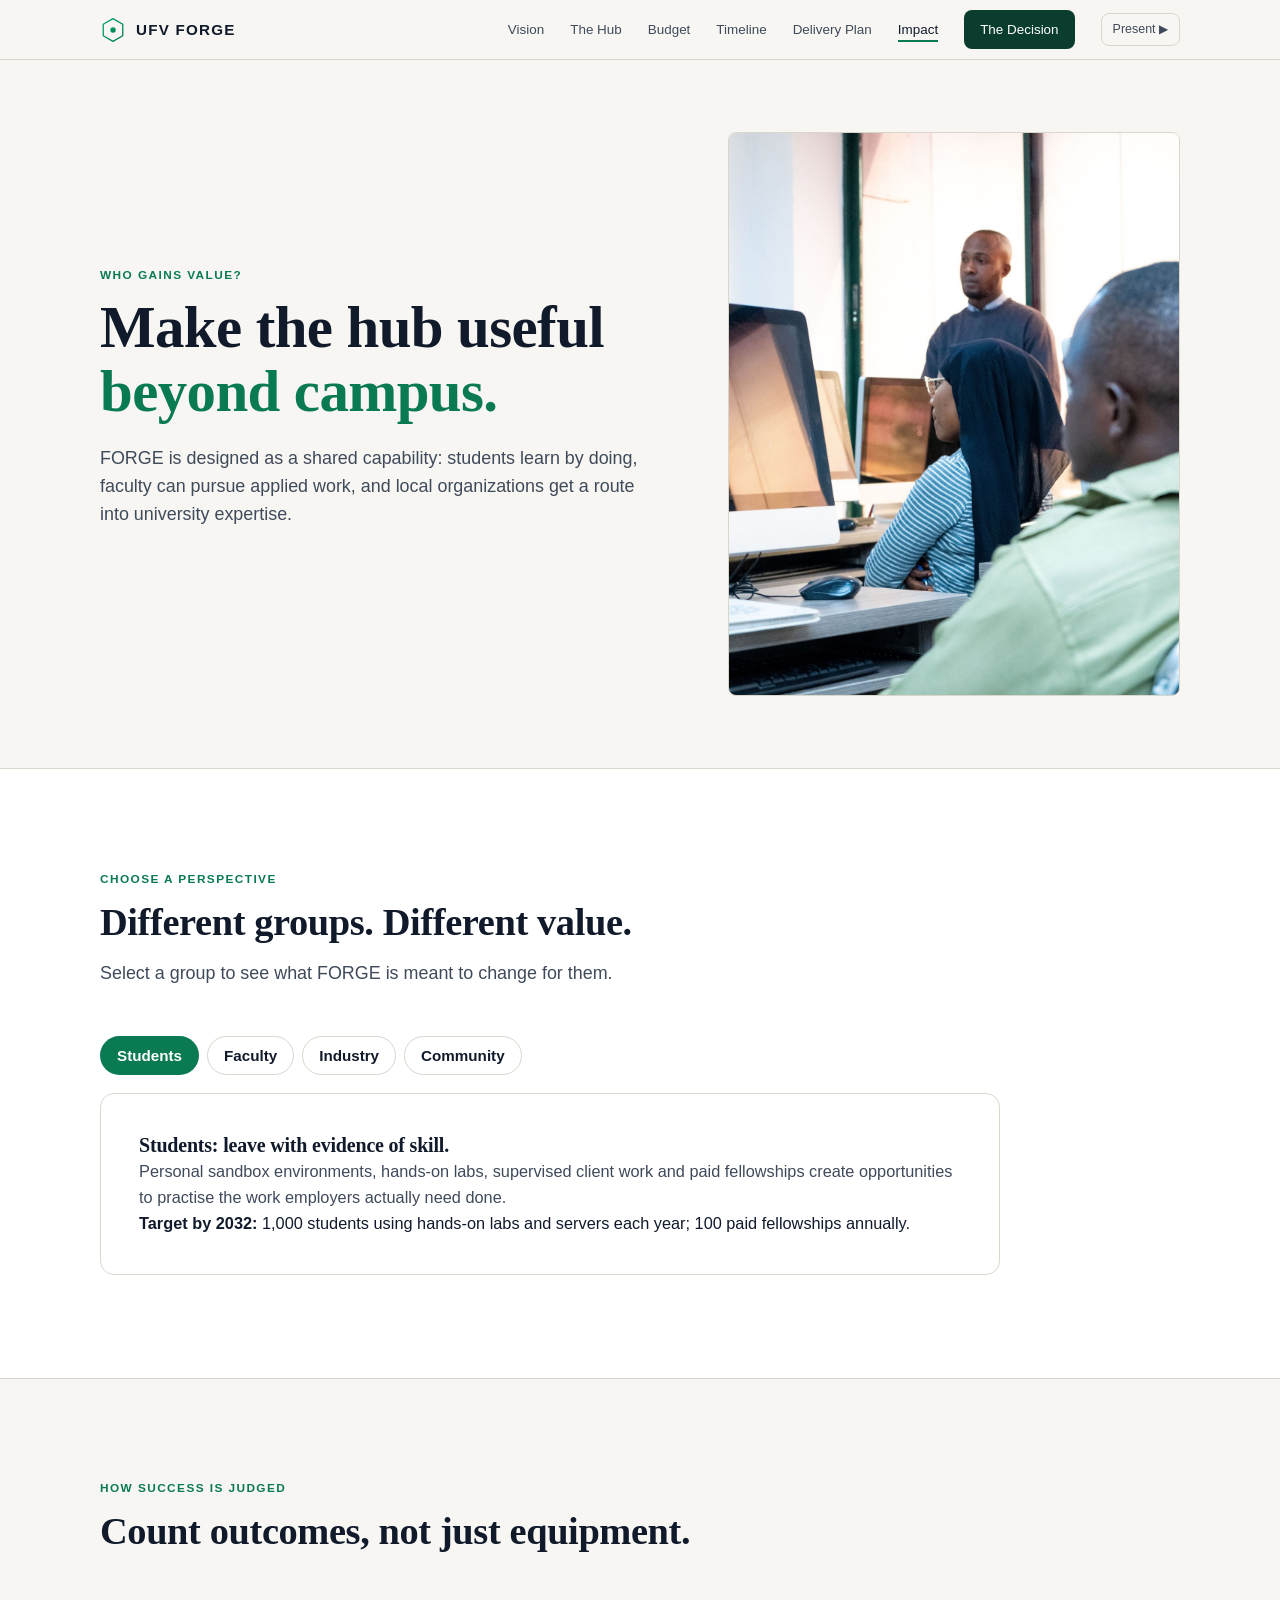
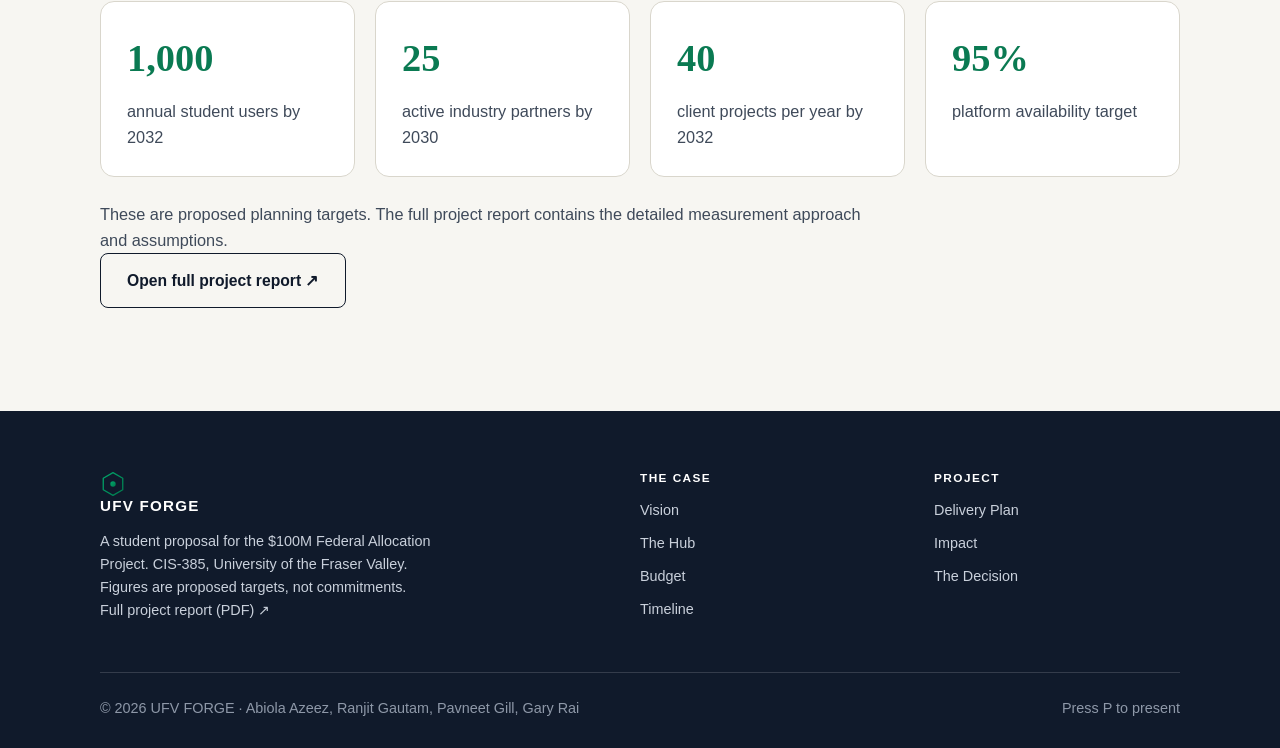
<file: impact.html>
<!DOCTYPE html>
<html lang="en">
<head>
  <meta charset="UTF-8" />
  <meta name="viewport" content="width=device-width, initial-scale=1.0" />
  <title>Impact — UFV FORGE</title>
  <meta name="description" content="Discover how the proposed UFV FORGE hub could benefit students, faculty, industry, and the Fraser Valley." />
  <meta name="theme-color" content="#0b3d2e" />
  <meta name="color-scheme" content="light" />
  <meta property="og:type" content="website" />
  <meta property="og:title" content="Impact — UFV FORGE" />
  <meta property="og:description" content="Discover how the proposed UFV FORGE hub could benefit students, faculty, industry, and the Fraser Valley." />
  <meta name="twitter:card" content="summary_large_image" />
  <link rel="icon" href="assets/logo.svg" type="image/svg+xml" />
  <noscript><style>.reveal{opacity:1!important;transform:none!important}</style></noscript>
  <link rel="stylesheet" href="assets/styles.css" />
</head>
<body>
  <a class="skip-link" href="#main">Skip to content</a>
  <header class="site-nav">
    <div class="container">
      <a class="brand" href="index.html"><img src="assets/logo.svg" alt="" width="26" height="26" /> UFV FORGE</a>
      <button class="menu-toggle" type="button" aria-label="Open navigation menu" aria-controls="primary-navigation" aria-expanded="false"><span aria-hidden="true">☰</span></button>
      <nav class="nav-links" id="primary-navigation" aria-label="Primary navigation"><a href="vision.html">Vision</a><a href="hub.html">The Hub</a><a href="budget.html">Budget</a><a href="timeline.html">Timeline</a><a href="delivery.html">Delivery Plan</a><a href="impact.html" aria-current="page">Impact</a><a href="why.html" class="nav-cta">The Decision</a></nav>
    </div>
  </header>

  <main id="main"><section class="hero"><div class="container"><div class="hero-grid"><div class="hero-text reveal"><span class="eyebrow">Who gains value?</span><h1>Make the hub useful <span class="accent">beyond campus.</span></h1><p class="lead">FORGE is designed as a shared capability: students learn by doing, faculty can pursue applied work, and local organizations get a route into university expertise.</p></div><figure class="hero-image reveal"><img src="assets/img/professor.jpg" width="1200" height="1800" alt="Faculty member supporting hands-on learning" fetchpriority="high"></figure></div></div></section>
<section class="section section-alt"><div class="container"><div class="section-header reveal"><span class="eyebrow">Choose a perspective</span><h2>Different groups. Different value.</h2><p class="lead">Select a group to see what FORGE is meant to change for them.</p></div><div role="tablist" aria-label="Stakeholder perspectives" class="tabs"><button role="tab" aria-selected="true" aria-controls="students-panel">Students</button><button role="tab" aria-selected="false" aria-controls="faculty-panel">Faculty</button><button role="tab" aria-selected="false" aria-controls="industry-panel">Industry</button><button role="tab" aria-selected="false" aria-controls="community-panel">Community</button></div>
<div id="students-panel" class="tab-panel active" role="tabpanel"><h3>Students: leave with evidence of skill.</h3><p>Personal sandbox environments, hands-on labs, supervised client work and paid fellowships create opportunities to practise the work employers actually need done.</p><strong>Target by 2032:</strong> 1,000 students using hands-on labs and servers each year; 100 paid fellowships annually.</div>
<div id="faculty-panel" class="tab-panel" role="tabpanel"><h3>Faculty: turn teaching into applied research.</h3><p>Modern compute and device labs support research and coursework. Faculty chairs and supervised project structures connect research questions with practical work.</p><strong>Intended outcome:</strong> more applied projects with infrastructure and partners available in one place.</div>
<div id="industry-panel" class="tab-panel" role="tabpanel"><h3>Industry: a clearer route to emerging talent.</h3><p>Memberships, sponsored projects and the partner portal let organizations bring forward real problems and work with students under faculty supervision.</p><strong>Targets:</strong> 25 active partners by 2030 and 40 real client projects per year by 2032.</div>
<div id="community-panel" class="tab-panel" role="tabpanel"><h3>Community: practical capacity close to home.</h3><p>Managed hosting and technical support could help nonprofits and small businesses access services and talent that might otherwise be out of reach.</p><strong>Intended outcome:</strong> more regional collaboration and stronger local pathways into technology careers.</div></div></section>
<section class="section"><div class="container"><div class="section-header reveal"><span class="eyebrow">How success is judged</span><h2>Count outcomes, not just equipment.</h2></div><div class="metric-grid" style="display:grid;grid-template-columns:repeat(auto-fit,minmax(180px,1fr));gap:20px"><div class="metric-card reveal"><strong>1,000</strong><p>annual student users by 2032</p></div><div class="metric-card reveal"><strong>25</strong><p>active industry partners by 2030</p></div><div class="metric-card reveal"><strong>40</strong><p>client projects per year by 2032</p></div><div class="metric-card reveal"><strong>95%</strong><p>platform availability target</p></div></div><p style="margin-top:24px;max-width:780px">These are proposed planning targets. The full project report contains the detailed measurement approach and assumptions.</p><a class="btn btn-secondary" href="assets/UFV-Forge-Full-Report.pdf" target="_blank" rel="noopener">Open full project report ↗</a></div></section></main>

  <footer class="site-footer" id="site-footer">
    <div class="container">
      <div class="footer-grid">
        <div><a class="brand" href="index.html" style="margin-bottom:16px"><img src="assets/logo.svg" alt="" width="26" height="26" /> UFV FORGE</a>
          <p style="max-width:340px">A student proposal for the $100M Federal Allocation Project. CIS-385, University of the Fraser Valley. Figures are proposed targets, not commitments.</p><a href="assets/UFV-Forge-Full-Report.pdf" target="_blank" rel="noopener" class="footer-report">Full project report (PDF) ↗</a></div>
        <div><h4>The Case</h4><a href="vision.html">Vision</a><a href="hub.html">The Hub</a><a href="budget.html">Budget</a><a href="timeline.html">Timeline</a></div>
        <div><h4>Project</h4><a href="delivery.html">Delivery Plan</a><a href="impact.html">Impact</a><a href="why.html">The Decision</a></div>
      </div>
      <div class="footer-bottom"><span>© 2026 UFV FORGE · Abiola Azeez, Ranjit Gautam, Pavneet Gill, Gary Rai</span><span>Press P to present</span></div>
    </div>
  </footer>
  <script src="assets/app.js" defer></script>
</body>
</html>
</file>
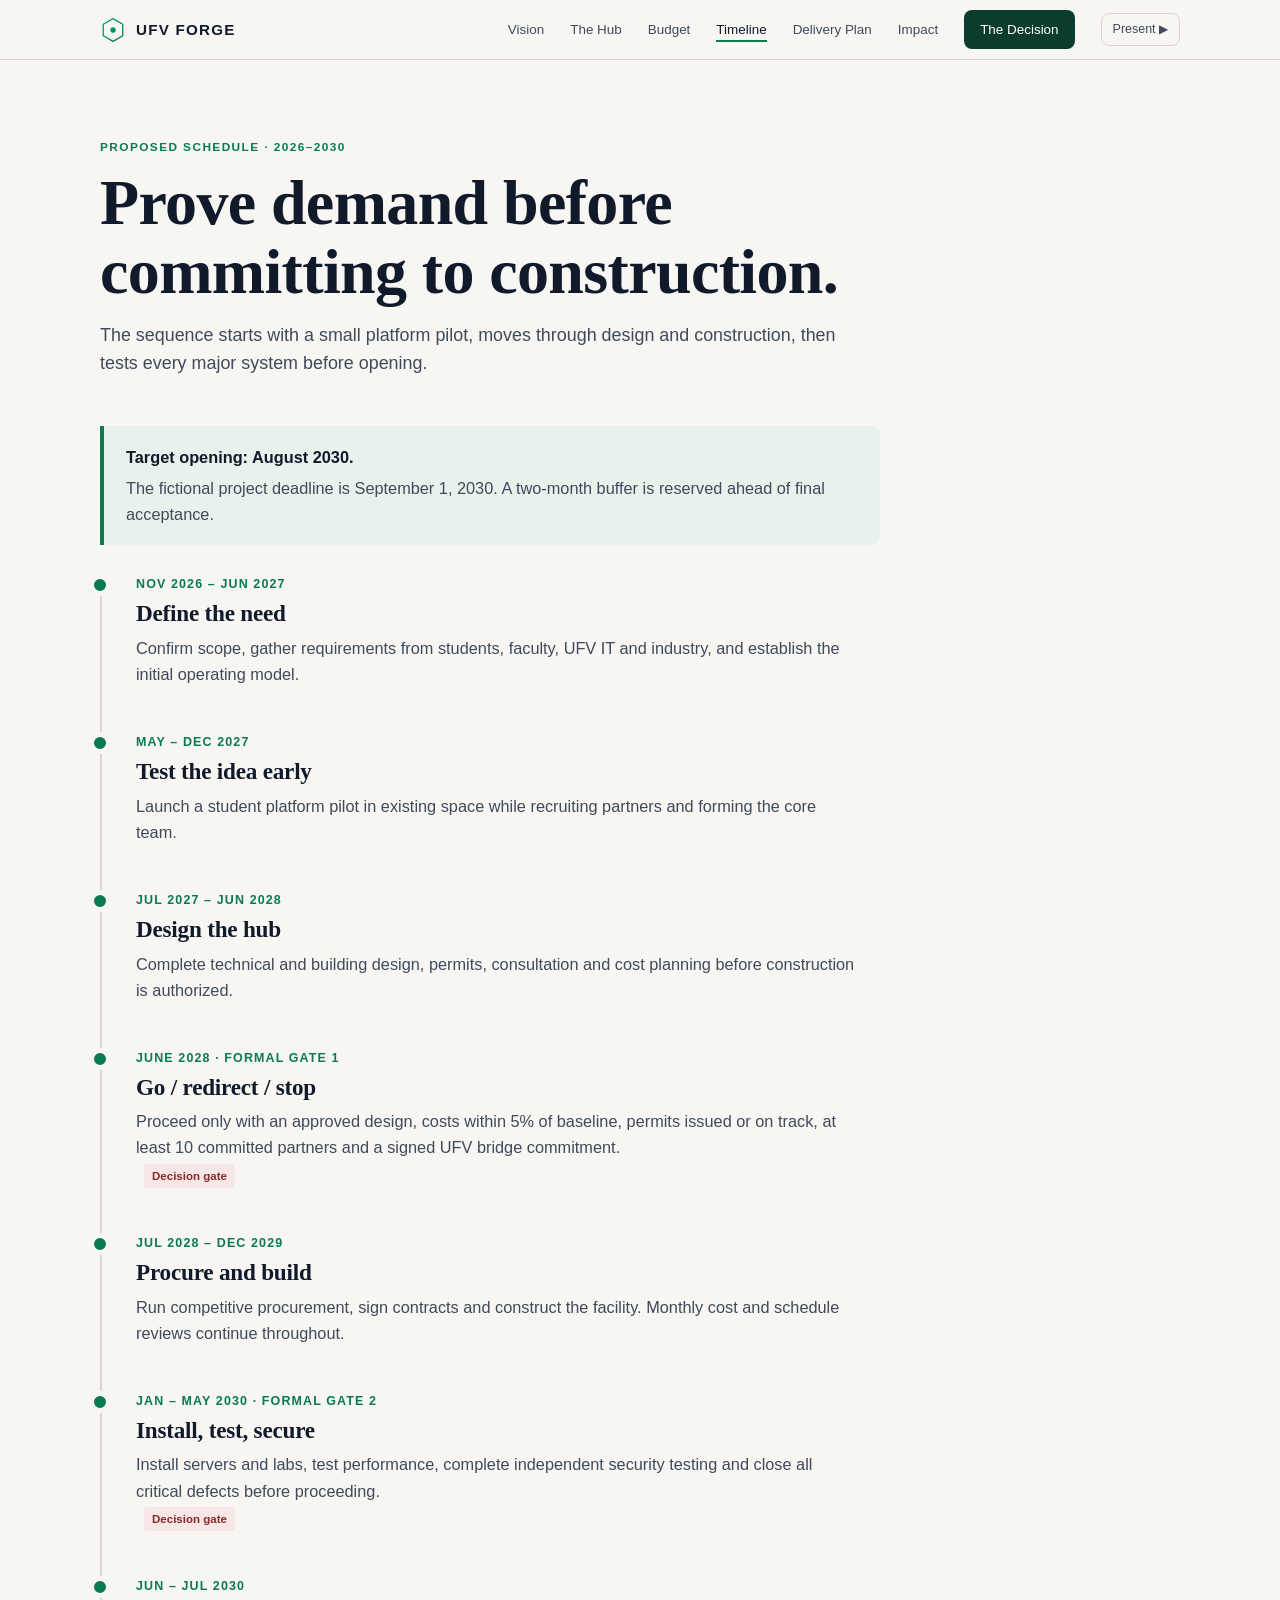
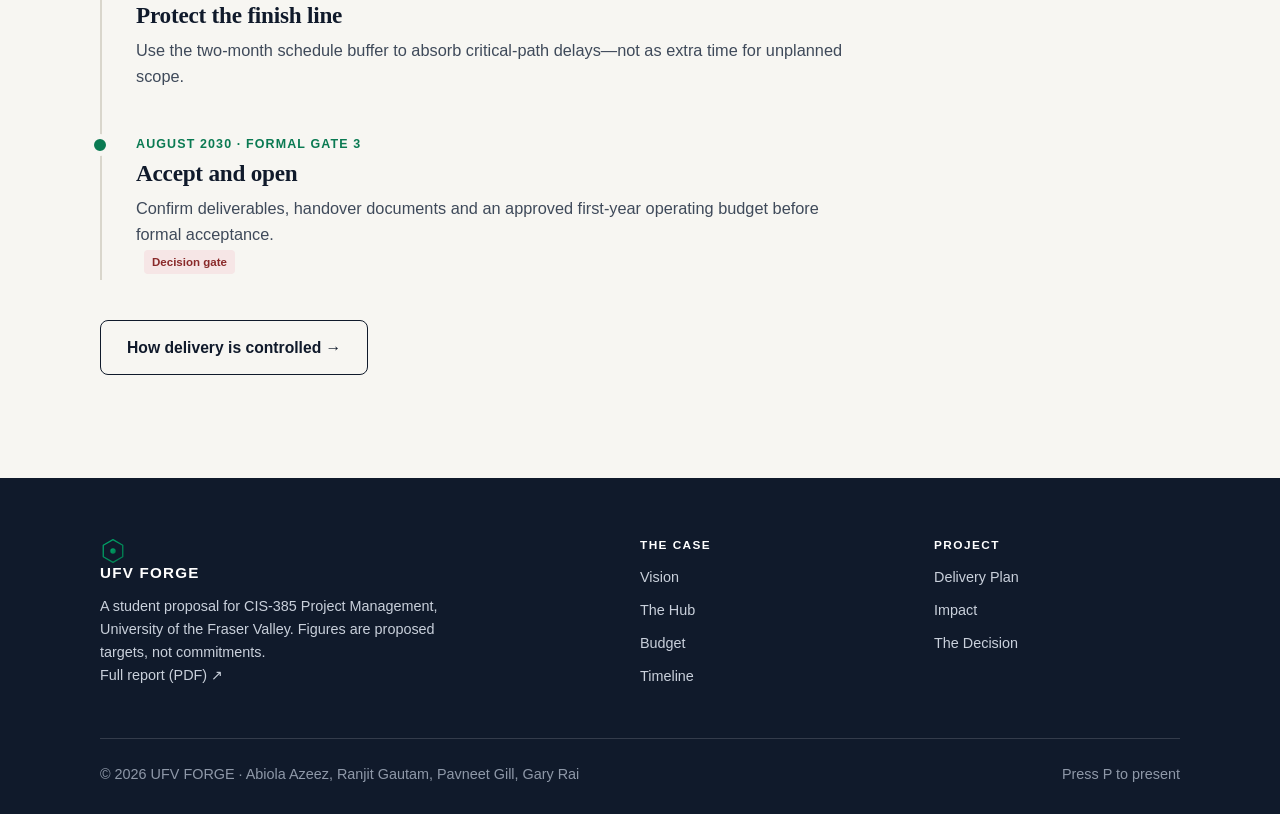
<file: timeline.html>
<!DOCTYPE html>
<html lang="en"><head><meta charset="UTF-8"><meta name="viewport" content="width=device-width, initial-scale=1"><title>Timeline — UFV FORGE</title><meta name="description" content="Proposed UFV FORGE project schedule and three formal kill points."><link rel="icon" href="assets/logo.svg" type="image/svg+xml"><link rel="stylesheet" href="assets/styles.css"><style>.section-header h1{font-size:clamp(2.6rem,5vw,4rem)}.timeline-note{background:#e9f1ec;border-left:4px solid #0a7a52;padding:18px 22px;border-radius:0 8px 8px 0;margin:30px 0;max-width:780px}.timeline-note p{margin-top:5px}.tl-item{padding-bottom:6px}.tl-item p{max-width:720px}.tl-item .date{font-size:.78rem;color:#0a7a52;font-weight:800;letter-spacing:.09em;text-transform:uppercase;margin-bottom:5px}.pill-label{display:inline-block;background:#f6e6e6;color:#8a2a2a;padding:3px 8px;border-radius:4px;font-size:.72rem;font-weight:800;margin-left:8px}</style></head>
<body><a class="skip-link" href="#main">Skip to content</a>
<header class="site-nav"><div class="container"><a class="brand" href="index.html"><img src="assets/logo.svg" alt="" width="26" height="26"> UFV FORGE</a><button class="menu-toggle" type="button" aria-label="Open navigation menu" aria-controls="primary-navigation" aria-expanded="false">☰</button><nav class="nav-links" id="primary-navigation" aria-label="Primary navigation"><a href="vision.html">Vision</a><a href="hub.html">The Hub</a><a href="budget.html">Budget</a><a href="timeline.html" aria-current="page">Timeline</a><a href="delivery.html">Delivery Plan</a><a href="impact.html">Impact</a><a href="why.html" class="nav-cta">The Decision</a></nav></div></header>
<main id="main"><section class="section" style="padding-top:140px"><div class="container"><div class="section-header reveal"><span class="eyebrow">Proposed schedule · 2026–2030</span><h1>Prove demand before committing to construction.</h1><p class="lead">The sequence starts with a small platform pilot, moves through design and construction, then tests every major system before opening.</p></div><div class="timeline-note"><strong>Target opening: August 2030.</strong><p>The fictional project deadline is September 1, 2030. A two-month buffer is reserved ahead of final acceptance.</p></div><div class="timeline-list">
<div class="tl-item reveal"><div class="date">Nov 2026 – Jun 2027</div><h2>Define the need</h2><p>Confirm scope, gather requirements from students, faculty, UFV IT and industry, and establish the initial operating model.</p></div>
<div class="tl-item reveal"><div class="date">May – Dec 2027</div><h2>Test the idea early</h2><p>Launch a student platform pilot in existing space while recruiting partners and forming the core team.</p></div>
<div class="tl-item reveal"><div class="date">Jul 2027 – Jun 2028</div><h2>Design the hub</h2><p>Complete technical and building design, permits, consultation and cost planning before construction is authorized.</p></div>
<div class="tl-item reveal"><div class="date">June 2028 · Formal gate 1</div><h2>Go / redirect / stop</h2><p>Proceed only with an approved design, costs within 5% of baseline, permits issued or on track, at least 10 committed partners and a signed UFV bridge commitment.</p><span class="pill-label">Decision gate</span></div>
<div class="tl-item reveal"><div class="date">Jul 2028 – Dec 2029</div><h2>Procure and build</h2><p>Run competitive procurement, sign contracts and construct the facility. Monthly cost and schedule reviews continue throughout.</p></div>
<div class="tl-item reveal"><div class="date">Jan – May 2030 · Formal gate 2</div><h2>Install, test, secure</h2><p>Install servers and labs, test performance, complete independent security testing and close all critical defects before proceeding.</p><span class="pill-label">Decision gate</span></div>
<div class="tl-item reveal"><div class="date">Jun – Jul 2030</div><h2>Protect the finish line</h2><p>Use the two-month schedule buffer to absorb critical-path delays—not as extra time for unplanned scope.</p></div>
<div class="tl-item reveal"><div class="date">August 2030 · Formal gate 3</div><h2>Accept and open</h2><p>Confirm deliverables, handover documents and an approved first-year operating budget before formal acceptance.</p><span class="pill-label">Decision gate</span></div>
</div><a class="btn btn-secondary" href="delivery.html">How delivery is controlled →</a></div></section></main>
<footer class="site-footer"><div class="container"><div class="footer-grid"><div><a class="brand" href="index.html"><img src="assets/logo.svg" alt="" width="26" height="26"> UFV FORGE</a><p style="max-width:340px;margin-top:14px">A student proposal for CIS-385 Project Management, University of the Fraser Valley. Figures are proposed targets, not commitments.</p><a href="assets/UFV-Forge-Full-Report.pdf">Full report (PDF) ↗</a></div><div><h4>The Case</h4><a href="vision.html">Vision</a><a href="hub.html">The Hub</a><a href="budget.html">Budget</a><a href="timeline.html">Timeline</a></div><div><h4>Project</h4><a href="delivery.html">Delivery Plan</a><a href="impact.html">Impact</a><a href="why.html">The Decision</a></div></div><div class="footer-bottom"><span>© 2026 UFV FORGE · Abiola Azeez, Ranjit Gautam, Pavneet Gill, Gary Rai</span><span>Press P to present</span></div></div></footer><script src="assets/app.js" defer></script></body></html>
</file>
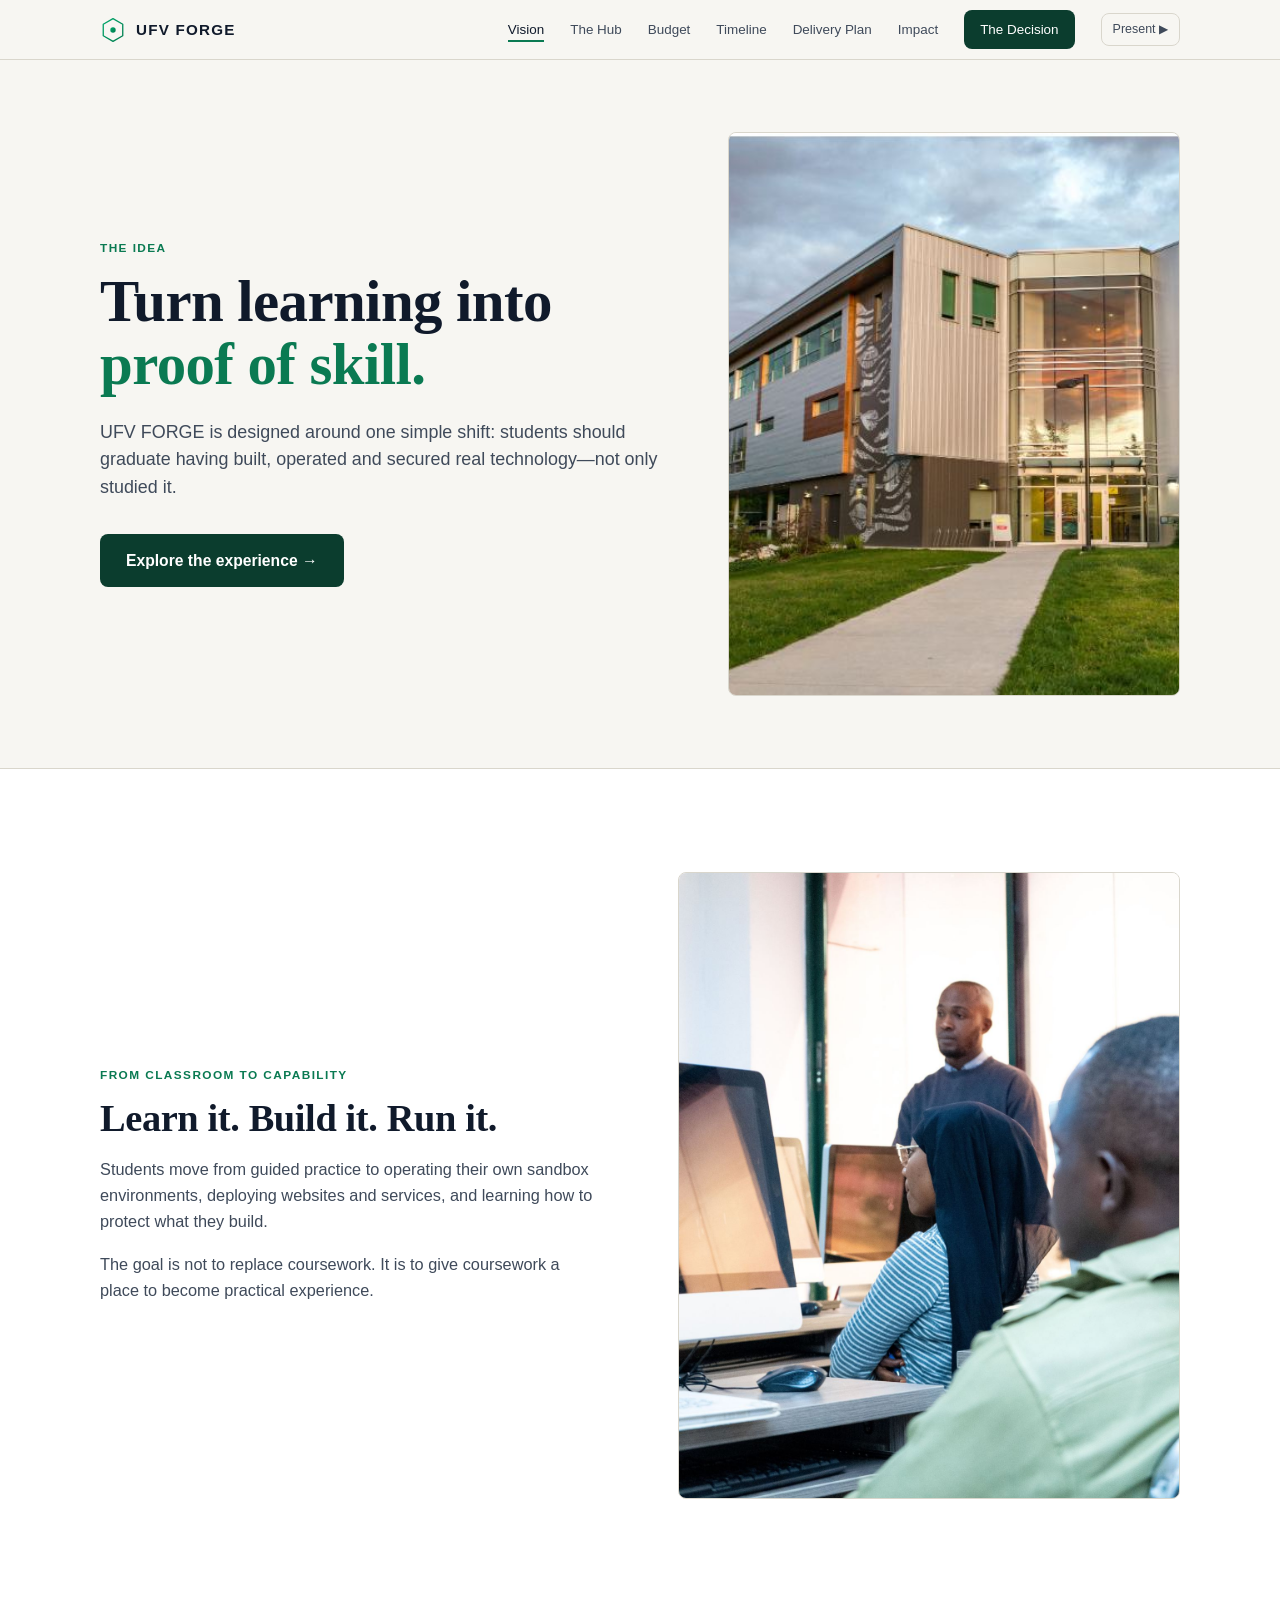
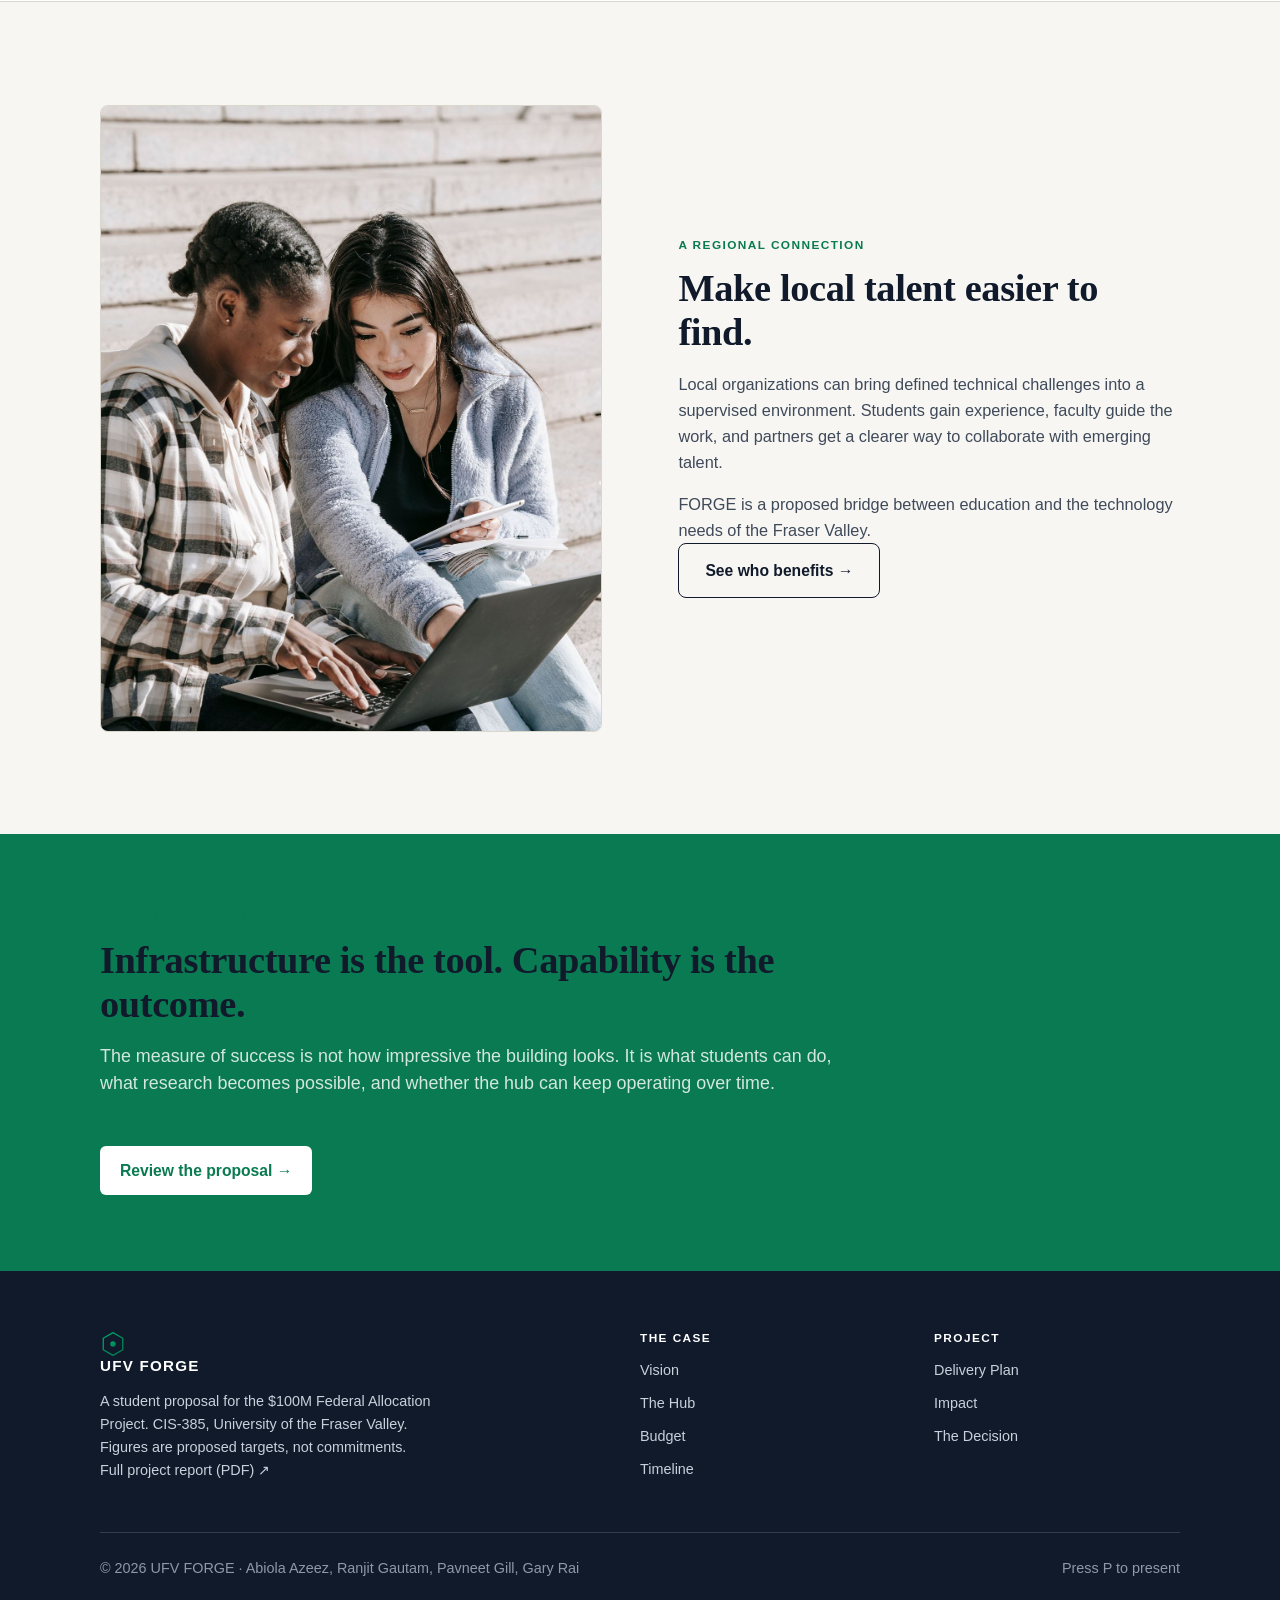
<file: vision.html>
<!DOCTYPE html>
<html lang="en">
<head>
  <meta charset="UTF-8" />
  <meta name="viewport" content="width=device-width, initial-scale=1.0" />
  <title>Vision — UFV FORGE</title>
  <meta name="description" content="The UFV FORGE vision: hands-on technology education, applied research, and industry partnerships." />
  <meta name="theme-color" content="#0b3d2e" />
  <meta name="color-scheme" content="light" />
  <meta property="og:type" content="website" />
  <meta property="og:title" content="Vision — UFV FORGE" />
  <meta property="og:description" content="The UFV FORGE vision: hands-on technology education, applied research, and industry partnerships." />
  <meta name="twitter:card" content="summary_large_image" />
  <link rel="icon" href="assets/logo.svg" type="image/svg+xml" />
  <noscript><style>.reveal{opacity:1!important;transform:none!important}</style></noscript>
  <link rel="stylesheet" href="assets/styles.css" />
</head>
<body>
  <a class="skip-link" href="#main">Skip to content</a>
  <header class="site-nav">
    <div class="container">
      <a class="brand" href="index.html"><img src="assets/logo.svg" alt="" width="26" height="26" /> UFV FORGE</a>
      <button class="menu-toggle" type="button" aria-label="Open navigation menu" aria-controls="primary-navigation" aria-expanded="false"><span aria-hidden="true">☰</span></button>
      <nav class="nav-links" id="primary-navigation" aria-label="Primary navigation"><a href="vision.html" aria-current="page">Vision</a><a href="hub.html">The Hub</a><a href="budget.html">Budget</a><a href="timeline.html">Timeline</a><a href="delivery.html">Delivery Plan</a><a href="impact.html">Impact</a><a href="why.html" class="nav-cta">The Decision</a></nav>
    </div>
  </header>

  <main id="main">
<section class="hero"><div class="container"><div class="hero-grid"><div class="hero-text reveal"><span class="eyebrow">The idea</span><h1>Turn learning into <span class="accent">proof of skill.</span></h1><p class="lead">UFV FORGE is designed around one simple shift: students should graduate having built, operated and secured real technology—not only studied it.</p><a class="btn btn-primary" href="hub.html">Explore the experience →</a></div><figure class="hero-image reveal"><img src="assets/img/campus.jpg" width="752" height="503" alt="Modern campus building" fetchpriority="high"></figure></div></div></section>
<section class="section section-alt"><div class="container editorial-split"><div class="editorial-text reveal"><span class="eyebrow">From classroom to capability</span><h2>Learn it. Build it. Run it.</h2><p>Students move from guided practice to operating their own sandbox environments, deploying websites and services, and learning how to protect what they build.</p><p>The goal is not to replace coursework. It is to give coursework a place to become practical experience.</p></div><figure class="editorial-img reveal"><img src="assets/img/professor.jpg" width="1200" height="1800" loading="lazy" alt="A professor mentoring a student"></figure></div></section>
<section class="section"><div class="container editorial-split reverse"><div class="editorial-text reveal"><span class="eyebrow">A regional connection</span><h2>Make local talent easier to find.</h2><p>Local organizations can bring defined technical challenges into a supervised environment. Students gain experience, faculty guide the work, and partners get a clearer way to collaborate with emerging talent.</p><p>FORGE is a proposed bridge between education and the technology needs of the Fraser Valley.</p><a class="btn btn-secondary" href="impact.html">See who benefits →</a></div><figure class="editorial-img reveal"><img src="assets/img/vision.jpg" width="1200" height="1800" loading="lazy" alt="Students collaborating on a project"></figure></div></section>
<section class="section section-dark"><div class="container"><div class="section-header"><span class="eyebrow">The guiding principle</span><h2>Infrastructure is the tool. Capability is the outcome.</h2><p class="lead">The measure of success is not how impressive the building looks. It is what students can do, what research becomes possible, and whether the hub can keep operating over time.</p></div><a class="btn btn-light" href="why.html">Review the proposal →</a></div></section>
</main>

  <footer class="site-footer" id="site-footer">
    <div class="container">
      <div class="footer-grid">
        <div><a class="brand" href="index.html" style="margin-bottom:16px"><img src="assets/logo.svg" alt="" width="26" height="26" /> UFV FORGE</a>
          <p style="max-width:340px">A student proposal for the $100M Federal Allocation Project. CIS-385, University of the Fraser Valley. Figures are proposed targets, not commitments.</p><a href="assets/UFV-Forge-Full-Report.pdf" target="_blank" rel="noopener" class="footer-report">Full project report (PDF) ↗</a></div>
        <div><h4>The Case</h4><a href="vision.html">Vision</a><a href="hub.html">The Hub</a><a href="budget.html">Budget</a><a href="timeline.html">Timeline</a></div>
        <div><h4>Project</h4><a href="delivery.html">Delivery Plan</a><a href="impact.html">Impact</a><a href="why.html">The Decision</a></div>
      </div>
      <div class="footer-bottom"><span>© 2026 UFV FORGE · Abiola Azeez, Ranjit Gautam, Pavneet Gill, Gary Rai</span><span>Press P to present</span></div>
    </div>
  </footer>
  <script src="assets/app.js" defer></script>
</body>
</html>
</file>
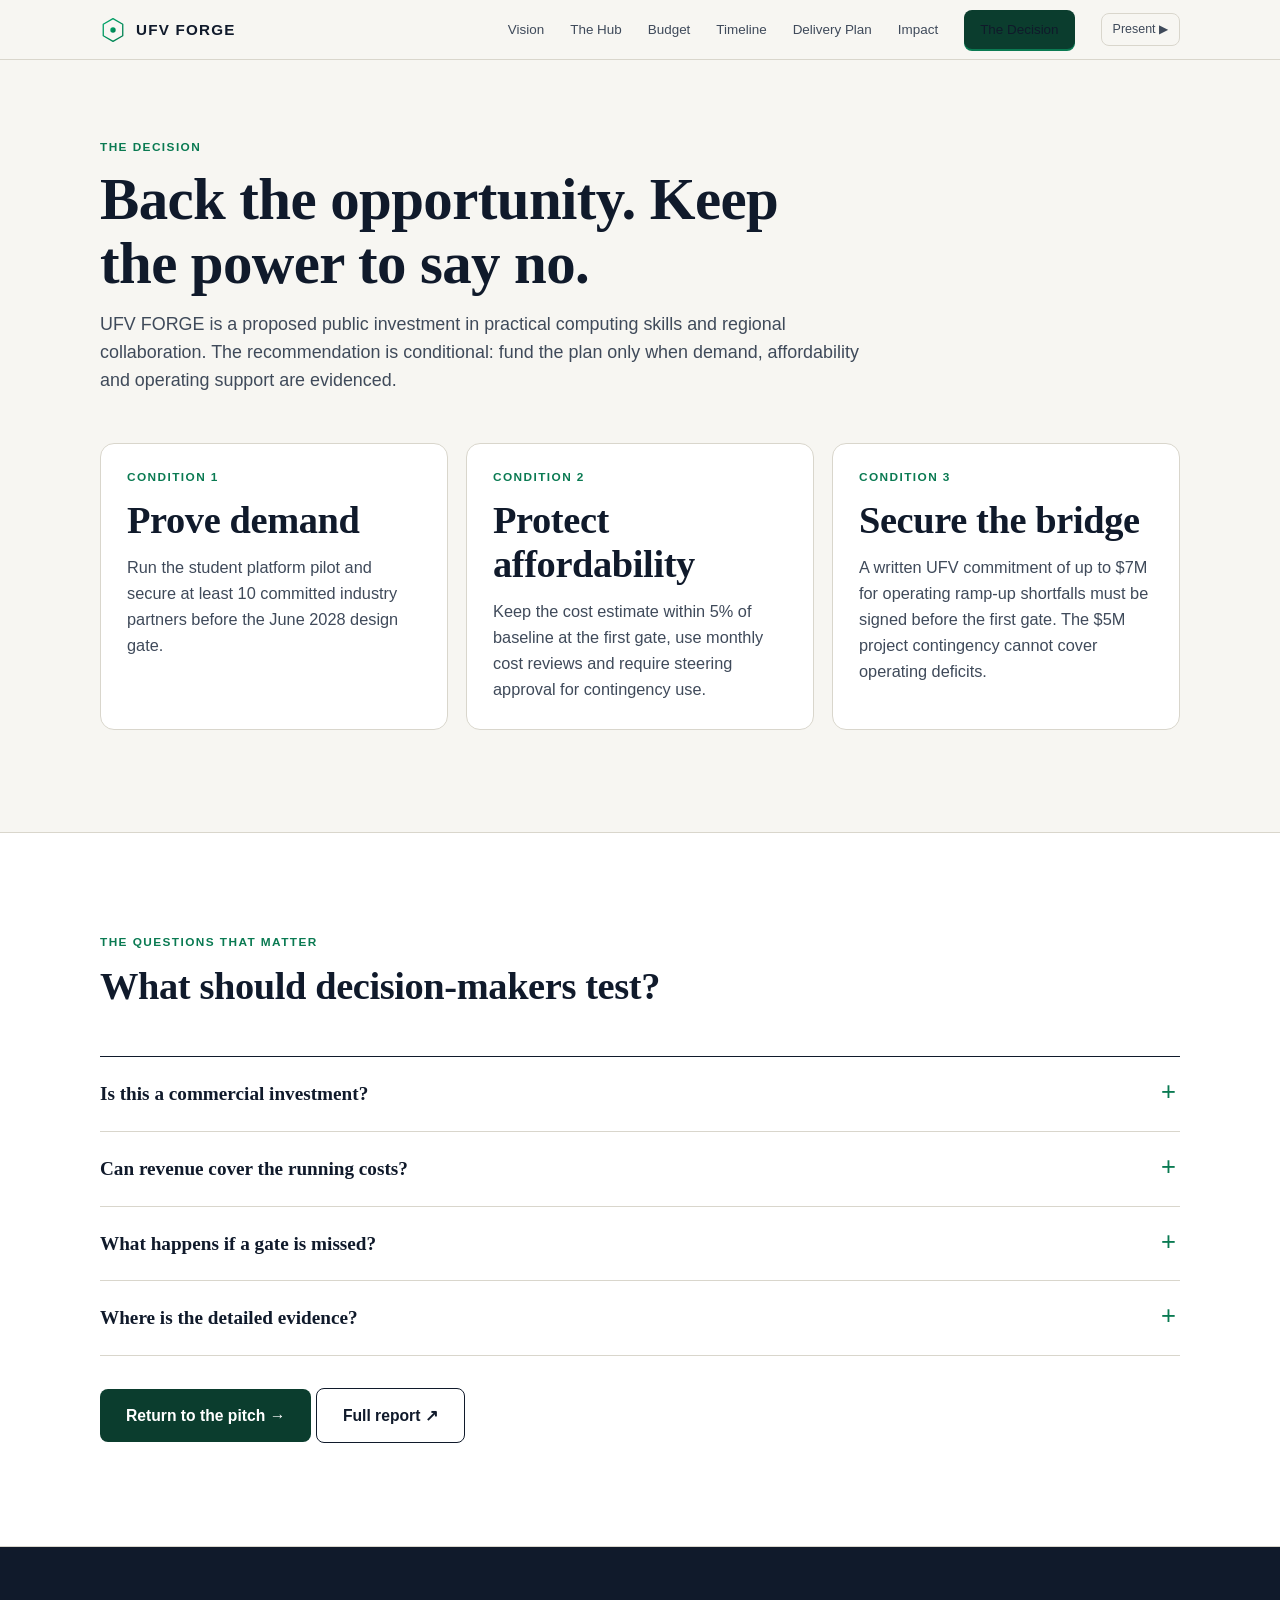
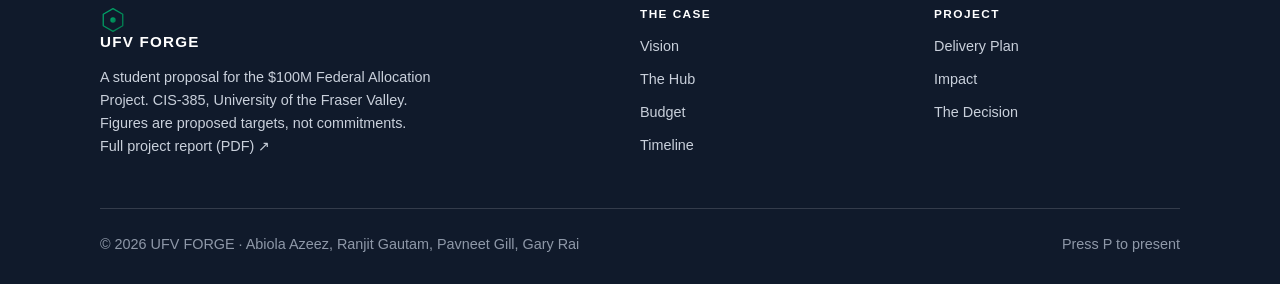
<file: why.html>
<!DOCTYPE html>
<html lang="en">
<head>
  <meta charset="UTF-8" />
  <meta name="viewport" content="width=device-width, initial-scale=1.0" />
  <title>The Decision — UFV FORGE</title>
  <meta name="description" content="The decision conditions, operating assumptions and safeguards behind the UFV FORGE proposal." />
  <meta name="theme-color" content="#0b3d2e" />
  <meta property="og:type" content="website" /><meta property="og:title" content="The Decision — UFV FORGE" /><meta property="og:description" content="The decision conditions, operating assumptions and safeguards behind the UFV FORGE proposal." />
  <link rel="icon" href="assets/logo.svg" type="image/svg+xml" />
  <noscript><style>.reveal{opacity:1!important;transform:none!important}</style></noscript>
  <link rel="stylesheet" href="assets/styles.css" />
</head>
<body>
  <a class="skip-link" href="#main">Skip to content</a>
  <header class="site-nav">
    <div class="container">
      <a class="brand" href="index.html"><img src="assets/logo.svg" alt="" width="26" height="26" /> UFV FORGE</a>
      <button class="menu-toggle" type="button" aria-label="Open navigation menu" aria-controls="primary-navigation" aria-expanded="false"><span aria-hidden="true">☰</span></button>
      <nav class="nav-links" id="primary-navigation" aria-label="Primary navigation"><a href="vision.html">Vision</a><a href="hub.html">The Hub</a><a href="budget.html">Budget</a><a href="timeline.html">Timeline</a><a href="delivery.html">Delivery Plan</a><a href="impact.html">Impact</a><a href="why.html" class="nav-cta" aria-current="page">The Decision</a></nav>
    </div>
  </header>

  <main id="main"><section class="section" style="padding-top:140px"><div class="container"><div class="section-header reveal"><span class="eyebrow">The decision</span><h1>Back the opportunity. Keep the power to say no.</h1><p class="lead">UFV FORGE is a proposed public investment in practical computing skills and regional collaboration. The recommendation is conditional: fund the plan only when demand, affordability and operating support are evidenced.</p></div><div class="feature-grid" style="display:grid;grid-template-columns:repeat(auto-fit,minmax(220px,1fr));gap:18px"><article class="feature-card reveal"><span class="eyebrow">Condition 1</span><h2>Prove demand</h2><p>Run the student platform pilot and secure at least 10 committed industry partners before the June 2028 design gate.</p></article><article class="feature-card reveal"><span class="eyebrow">Condition 2</span><h2>Protect affordability</h2><p>Keep the cost estimate within 5% of baseline at the first gate, use monthly cost reviews and require steering approval for contingency use.</p></article><article class="feature-card reveal"><span class="eyebrow">Condition 3</span><h2>Secure the bridge</h2><p>A written UFV commitment of up to $7M for operating ramp-up shortfalls must be signed before the first gate. The $5M project contingency cannot cover operating deficits.</p></article></div></div></section>
<section class="section section-alt"><div class="container"><div class="section-header reveal"><span class="eyebrow">The questions that matter</span><h2>What should decision-makers test?</h2></div><div class="faq"><details><summary>Is this a commercial investment?</summary><div><p>No. The report frames it as a public-value investment. A projected $0.5M annual surplus would imply roughly 200 years to recover $100M through surplus alone; the case rests on skills, research, partnerships and operating sustainability.</p></div></details><details><summary>Can revenue cover the running costs?</summary><div><p>The full-operation target is $6M annual revenue against approximately $5.5M annual operating cost. That is a forecast, not a guarantee. The base case targets full coverage by 2032; the conservative case by 2034.</p></div></details><details><summary>What happens if a gate is missed?</summary><div><p>The project can be redirected, held for further testing or stopped. Construction and opening are not automatic simply because the calendar says they should happen.</p></div></details><details><summary>Where is the detailed evidence?</summary><div><p>The full project charter and management pre-plan contains the assumptions, detailed budget, schedule, technical requirements and risk register.</p><p><a href="assets/UFV-Forge-Full-Report.pdf" target="_blank" rel="noopener">Read the full project report (PDF) ↗</a></p></div></details></div><div style="margin-top:32px"><a class="btn btn-primary" href="index.html">Return to the pitch →</a> <a class="btn btn-secondary" href="assets/UFV-Forge-Full-Report.pdf" target="_blank" rel="noopener">Full report ↗</a></div></div></section></main>

  <footer class="site-footer" id="site-footer">
    <div class="container">
      <div class="footer-grid">
        <div><a class="brand" href="index.html" style="margin-bottom:16px"><img src="assets/logo.svg" alt="" width="26" height="26" /> UFV FORGE</a>
          <p style="max-width:340px">A student proposal for the $100M Federal Allocation Project. CIS-385, University of the Fraser Valley. Figures are proposed targets, not commitments.</p><a href="assets/UFV-Forge-Full-Report.pdf" target="_blank" rel="noopener" class="footer-report">Full project report (PDF) ↗</a></div>
        <div><h4>The Case</h4><a href="vision.html">Vision</a><a href="hub.html">The Hub</a><a href="budget.html">Budget</a><a href="timeline.html">Timeline</a></div>
        <div><h4>Project</h4><a href="delivery.html">Delivery Plan</a><a href="impact.html">Impact</a><a href="why.html">The Decision</a></div>
      </div>
      <div class="footer-bottom"><span>© 2026 UFV FORGE · Abiola Azeez, Ranjit Gautam, Pavneet Gill, Gary Rai</span><span>Press P to present</span></div>
    </div>
  </footer>
  <script src="assets/app.js" defer></script>
</body>
</html>
</file>
<file: assets/styles.css>
/* UFV FORGE — institutional funder-brief design system */
:root{--paper:#f7f6f2;--card:#fff;--ink:#101a2b;--ink-2:#3f4a5a;--mute:#6b7585;--rule:#d9d6cc;--green:#0b3d2e;--green-2:#0a7a52;--green-hi:#12a06c;--tint:#e9f1ec;--red:#8a2a2a;
--ufv-green-bright:#0a7a52;--ufv-green-tint:#e9f1ec;--ufv-green-dark:#0b3d2e;--bg:var(--paper);--surface:var(--card);--line:var(--rule);--gray:var(--mute);--green-tint:var(--tint);
--serif:"Iowan Old Style","Palatino Linotype",Palatino,"Book Antiqua",Georgia,serif;--sans:-apple-system,BlinkMacSystemFont,"Segoe UI",Roboto,"Helvetica Neue",Arial,sans-serif;
--container:1160px;--nav-h:60px;--r:8px;--ease:cubic-bezier(.25,1,.5,1)}
*,*::before,*::after{box-sizing:border-box;margin:0;padding:0}
html{-webkit-text-size-adjust:100%;scroll-behavior:smooth;scroll-padding-top:calc(var(--nav-h) + 12px)}
body{font-family:var(--sans);background:var(--paper);color:var(--ink);line-height:1.6;font-size:1.02rem;-webkit-font-smoothing:antialiased;overflow-x:hidden}
img{display:block;max-width:100%;height:auto;object-fit:cover}a{color:var(--green-2);text-decoration:none}button{font:inherit;cursor:pointer;border:0;background:none;color:inherit}
.container{max-width:var(--container);margin-inline:auto;padding-inline:clamp(20px,4vw,40px)}
h1,h2,h3{font-family:var(--serif);font-weight:600;color:var(--ink);letter-spacing:-.01em}
h1{font-size:clamp(2.3rem,4.6vw,3.9rem);line-height:1.08}h2{font-size:clamp(1.7rem,3vw,2.4rem);line-height:1.15}h3{font-size:1.25rem;line-height:1.3}
p{color:var(--ink-2)}.lead{font-size:clamp(1.08rem,1.4vw,1.25rem);color:var(--ink-2);line-height:1.55}
.eyebrow,.bento-tag,.tl-year{display:block;font:700 .74rem/1.2 var(--sans);letter-spacing:.12em;text-transform:uppercase;color:var(--green-2);margin-bottom:14px}
.accent{color:var(--green-2)}
.skip-link{position:absolute;left:16px;top:-60px;z-index:1000;background:var(--ink);color:#fff;padding:10px 16px;border-radius:6px}.skip-link:focus{top:12px}
:focus-visible{outline:3px solid var(--green-hi);outline-offset:3px}
/* nav */
.site-nav{position:fixed;inset:0 0 auto;z-index:800;height:var(--nav-h);background:rgba(247,246,242,.92);backdrop-filter:blur(14px);border-bottom:1px solid var(--rule);display:flex;align-items:center}
.site-nav .container{display:flex;align-items:center;justify-content:space-between;width:100%}
.brand{display:flex;align-items:center;gap:10px;font:700 .95rem var(--sans);letter-spacing:.08em;color:var(--ink)}
.nav-links{display:flex;align-items:center;gap:26px;font-size:.84rem;font-weight:500}
.nav-links a{color:var(--ink-2)}.nav-links a:hover,.nav-links a[aria-current="page"]{color:var(--ink);box-shadow:0 2px 0 var(--green-2)}
.nav-links .nav-cta{color:#fff;background:var(--green);padding:9px 16px;border-radius:var(--r);box-shadow:none}.nav-links .nav-cta:hover{background:var(--green-2)}
.menu-toggle{display:none;font-size:1.4rem}
.present-btn{font-size:.78rem;padding:6px 11px;border:1px solid var(--rule);border-radius:var(--r);color:var(--ink-2)}
@media(max-width:980px){.nav-links{position:fixed;top:var(--nav-h);inset-inline:0;flex-direction:column;align-items:flex-start;gap:0;padding:8px 24px 24px;background:var(--paper);border-bottom:1px solid var(--rule);transform:translateY(-130%);transition:transform .35s var(--ease)}
.nav-links.open{transform:none}.nav-links a{padding:14px 0;width:100%;border-bottom:1px solid var(--rule);font-size:1rem}.nav-links .nav-cta{margin-top:16px;width:auto;text-align:center}.menu-toggle{display:block}.present-btn{display:none}}
/* layout */
.section{padding:clamp(64px,8vw,104px) 0}.section-alt{background:var(--card);border-block:1px solid var(--rule)}
.section-header{max-width:760px;margin:0 0 48px}.section-header .lead{margin-top:16px}
.btn{display:inline-flex;align-items:center;gap:8px;font-weight:600;font-size:.98rem;padding:14px 26px;border-radius:var(--r);transition:background .2s,transform .2s}
.btn-primary{background:var(--green);color:#fff}.btn-primary:hover{background:var(--green-2);transform:translateY(-1px)}
.btn-secondary{border:1px solid var(--ink);color:var(--ink)}.btn-secondary:hover{background:var(--ink);color:#fff}
.hero-actions{display:flex;flex-wrap:wrap;gap:12px}
.hero{padding:calc(var(--nav-h) + 72px) 0 72px}.hero-grid{display:grid;grid-template-columns:1.25fr 1fr;gap:clamp(32px,5vw,72px);align-items:center}
.hero-text .lead{margin:22px 0 32px;max-width:560px}.hero-image{border-radius:var(--r);overflow:hidden;aspect-ratio:4/5;border:1px solid var(--rule)}.hero-image img{width:100%;height:100%}
@media(max-width:900px){.hero-grid{grid-template-columns:1fr}.hero-image{aspect-ratio:16/10}}
/* decision panel */
.decision{background:var(--green);color:#fff;border-radius:var(--r);padding:clamp(24px,3vw,36px)}
.decision .eyebrow{color:#8fd9b7}.decision h2{color:#fff;font-size:1.6rem;margin-bottom:18px}.decision p{color:rgba(255,255,255,.82)}
.decision dl{display:grid;gap:0;margin:18px 0 22px}.decision dl>div{display:flex;justify-content:space-between;gap:16px;padding:11px 0;border-top:1px solid rgba(255,255,255,.18);font-size:.95rem}
.decision dt{color:rgba(255,255,255,.7)}.decision dd{font-weight:600;text-align:right}
/* figures strip */
.figures{display:grid;grid-template-columns:repeat(4,1fr);border-block:1px solid var(--ink);margin-top:56px}
.fig-item{padding:26px 24px 24px 0}.fig-item+.fig-item{padding-left:24px;border-left:1px solid var(--rule)}
.fig{display:block;font:600 clamp(2rem,4vw,3.1rem)/1 var(--serif);color:var(--green);font-variant-numeric:tabular-nums}.fig-item p{margin-top:10px;font-size:.9rem;color:var(--mute)}
@media(max-width:800px){.figures{grid-template-columns:1fr 1fr}.fig-item:nth-child(3){padding-left:0;border-left:0}.fig-item:nth-child(n+3){border-top:1px solid var(--rule)}}
/* five cases */
.cases{display:grid;border-top:1px solid var(--ink)}
.case{display:grid;grid-template-columns:70px 1fr 1.6fr;gap:24px;padding:28px 0;border-bottom:1px solid var(--rule);align-items:start}
.case-n{font:600 1.8rem var(--serif);color:var(--green-2)}.case h3{margin-bottom:6px}.case .q{font-size:.92rem;color:var(--mute);font-style:italic}
.case p+p{margin-top:8px}.case a.more{display:inline-block;margin-top:10px;font-weight:600;font-size:.9rem}
@media(max-width:800px){.case{grid-template-columns:44px 1fr;gap:12px 16px}.case>div:last-child{grid-column:2}}
.src{font-size:.78rem;color:var(--mute);margin-top:10px}
/* split / editorial */
.editorial-split,.split{display:grid;grid-template-columns:1fr 1fr;gap:clamp(32px,6vw,80px);align-items:center}
.editorial-split.reverse .editorial-img{order:-1}.editorial-text p{margin-top:16px}
.editorial-img{border-radius:var(--r);overflow:hidden;aspect-ratio:4/5;border:1px solid var(--rule)}.editorial-img img{width:100%;height:100%}
@media(max-width:900px){.editorial-split,.split{grid-template-columns:1fr}.editorial-split.reverse .editorial-img{order:0}.editorial-img{aspect-ratio:16/10}}
.triad{display:grid;grid-template-columns:repeat(3,1fr);gap:32px}.triad>div{border-top:2px solid var(--green);padding-top:18px}.triad h3{margin-bottom:8px}
@media(max-width:800px){.triad{grid-template-columns:1fr}}
/* cards */
.bento-grid{display:grid;grid-template-columns:repeat(3,1fr);gap:20px}
.bento-card{position:relative;border:1px solid var(--rule);border-radius:var(--r);overflow:hidden;background:var(--card);display:flex;flex-direction:column}
.section-alt .bento-card{background:var(--paper)}
.bento-card.wide{grid-column:span 2;flex-direction:row;align-items:stretch}.bento-card.tall{grid-row:span 2}
.bento-img{width:100%;height:100%;min-height:220px}.bento-card.wide .bento-img{width:46%}
.bento-text{padding:28px;flex:1;display:flex;flex-direction:column;justify-content:center}.bento-text h3{margin-bottom:8px}.bento-text p{font-size:.95rem}
.team-grid{grid-template-columns:repeat(4,1fr)}
@media(max-width:1000px){.team-grid{grid-template-columns:repeat(2,1fr)}}
@media(max-width:900px){.bento-grid{grid-template-columns:1fr}.bento-card.wide{grid-column:auto;flex-direction:column}.bento-card.wide .bento-img{width:100%;height:220px}.bento-card.tall{grid-row:auto;min-height:420px}}
@media(max-width:560px){.team-grid{grid-template-columns:1fr}}
.floating-section{position:relative;border-radius:var(--r);overflow:hidden;min-height:440px;display:flex;align-items:center}
.floating-bg{position:absolute;inset:0;width:100%;height:100%}.floating-section::after{content:"";position:absolute;inset:0;background:linear-gradient(90deg,rgba(11,61,46,.92),rgba(11,61,46,.4) 60%,transparent)}
.floating-content{position:relative;z-index:2;padding:clamp(28px,5vw,56px);max-width:520px;color:#fff}.floating-content h2{color:#fff;margin-bottom:14px}.floating-content p{color:rgba(255,255,255,.88);margin-bottom:26px}.floating-content .btn{background:#fff;color:var(--ink)}
/* stats / budget */
.stats-row{display:flex;flex-wrap:wrap;gap:32px;padding:32px 0;border-block:1px solid var(--rule)}.stat-block{flex:1;min-width:180px}.stat-block h4{font:600 3rem/1 var(--serif);color:var(--green)}
.budget-layout{display:grid;grid-template-columns:1.4fr 1fr;gap:clamp(32px,5vw,64px);align-items:start}
.budget-row{margin-bottom:22px}.budget-label{display:flex;justify-content:space-between;gap:16px;font-size:.98rem;font-weight:500;margin-bottom:9px}.budget-label span:last-child{font-variant-numeric:tabular-nums;font-weight:700}
.bar-track{height:10px;background:#e8e5db;border-radius:2px;overflow:hidden}.bar-fill{display:block;height:100%;width:0;background:var(--green);transition:width 1.2s var(--ease)}
.budget-total{background:var(--card);border:1px solid var(--rule);border-top:3px solid var(--green);padding:36px;border-radius:var(--r);position:sticky;top:calc(var(--nav-h) + 20px)}
.budget-total h4{font:600 3.6rem/1 var(--serif);color:var(--green);margin-bottom:6px}
@media(max-width:900px){.budget-layout{grid-template-columns:1fr}.budget-total{position:static}}
/* timeline + gates */
.timeline-wrap{max-width:780px;position:relative;padding-left:40px}.timeline-wrap::before{content:"";position:absolute;left:11px;top:8px;bottom:8px;width:1px;background:var(--rule)}
.tl-item{position:relative;margin-bottom:40px}.tl-item::before{content:"";position:absolute;left:-36px;top:4px;width:15px;height:15px;border-radius:50%;background:var(--card);border:2px solid var(--green-2)}
.tl-item.kill::before{background:var(--red);border-color:var(--red)}.tl-item h3{margin-bottom:6px}
.tl-tag{display:inline-block;padding:3px 9px;border-radius:4px;background:#f6e6e6;color:var(--red);font:700 .7rem var(--sans);letter-spacing:.06em;text-transform:uppercase;margin-left:8px;vertical-align:middle}
.gates{display:grid;grid-template-columns:repeat(4,1fr);gap:0;border:1px solid var(--rule);border-radius:var(--r);background:var(--card);overflow:hidden}
.gate{padding:24px;border-left:1px solid var(--rule)}.gate:first-child{border-left:0}.gate b{display:block;font:700 .74rem var(--sans);letter-spacing:.1em;text-transform:uppercase;color:var(--red);margin-bottom:8px}.gate h3{font-size:1.05rem;margin-bottom:6px}.gate p{font-size:.88rem}
@media(max-width:900px){.gates{grid-template-columns:1fr 1fr}.gate:nth-child(3){border-left:0}.gate:nth-child(n+3){border-top:1px solid var(--rule)}}
@media(max-width:520px){.gates{grid-template-columns:1fr}.gate{border-left:0;border-top:1px solid var(--rule)}.gate:first-child{border-top:0}}
/* FAQ */
.faq{border-top:1px solid var(--ink)}.faq details{border-bottom:1px solid var(--rule);padding:4px 0}
.faq summary{list-style:none;cursor:pointer;padding:20px 40px 20px 0;font:600 1.2rem/1.35 var(--serif);position:relative}.faq summary::-webkit-details-marker{display:none}
.faq summary::after{content:"+";position:absolute;right:4px;top:16px;font:400 1.6rem var(--sans);color:var(--green-2)}.faq details[open] summary::after{content:"–"}
.faq details>div{padding:0 0 24px;max-width:760px}.faq details p+p{margin-top:10px}
.ask-grid{display:grid;grid-template-columns:repeat(3,1fr);gap:24px;margin-bottom:48px}.ask-grid>div{border-top:2px solid var(--green);padding-top:16px}.ask-grid h4{font:600 clamp(2rem,4vw,2.8rem)/1.1 var(--serif);color:var(--green)}
@media(max-width:700px){.ask-grid{grid-template-columns:1fr}}
.refs p{font-size:.9rem;color:var(--mute);line-height:1.7;padding-left:1.6em;text-indent:-1.6em;margin-bottom:10px}
/* footer */
.site-footer{background:var(--ink);color:#c9d0db;padding:60px 0 28px;font-size:.9rem}.site-footer p{color:#c9d0db}.site-footer .brand{color:#fff}
.footer-grid{display:grid;grid-template-columns:2fr 1fr 1fr;gap:48px;margin-bottom:40px}.footer-grid h4{font:700 .74rem var(--sans);letter-spacing:.12em;text-transform:uppercase;color:#fff;margin-bottom:14px}
.footer-grid a{display:block;color:#c9d0db;margin-bottom:10px}.footer-grid a:hover{color:#fff}
.footer-bottom{border-top:1px solid rgba(255,255,255,.15);padding-top:24px;display:flex;justify-content:space-between;flex-wrap:wrap;gap:12px;color:#8e98a8}
@media(max-width:700px){.footer-grid{grid-template-columns:1fr}}
/* motion + present + print */
.reveal{opacity:0;transform:translateY(18px);transition:opacity .8s var(--ease),transform .8s var(--ease)}.reveal.in{opacity:1;transform:none}
.present .site-nav,.present .site-footer{display:none}.present main>section{min-height:100vh;display:flex;align-items:center}.present main>section>.container{width:100%}.present .reveal{opacity:1;transform:none}
.present-hud{position:fixed;inset:auto 0 0;z-index:900;display:none;align-items:center;gap:16px;padding:10px 20px;background:rgba(16,26,43,.92);color:#fff;font-size:.82rem}.present .present-hud{display:flex}
.present-hud .bar{flex:1;height:3px;background:rgba(255,255,255,.2)}.present-hud i{display:block;height:100%;width:0;background:var(--green-hi);transition:width .3s}.present-hud button{color:#fff;opacity:.8}
@media(prefers-reduced-motion:reduce){html{scroll-behavior:auto}*{transition-duration:.01ms!important}.reveal{opacity:1;transform:none}}
@media print{.site-nav,.present-hud{display:none}.reveal{opacity:1;transform:none}.section{padding:28px 0}.hero{padding-top:20px}}

/* Pitch-page refinements */
.tabs{display:flex;gap:8px;flex-wrap:wrap;margin:24px 0 18px}.tabs [role="tab"]{border:1px solid var(--line);background:transparent;color:var(--ink);padding:10px 16px;border-radius:999px;font:600 .95rem var(--sans);cursor:pointer}.tabs [role="tab"][aria-selected="true"]{background:var(--ufv-green, var(--green-2));color:#fff;border-color:transparent}.tab-panel{display:none;border:1px solid var(--line);border-radius:14px;padding:clamp(22px,4vw,38px);background:#fff;max-width:900px}.tab-panel.active{display:block}.feature-card,.metric-card{padding:26px;border:1px solid var(--line);border-radius:14px;background:#fff}.feature-card h2,.feature-card h3{margin:12px 0}.feature-card ul{padding-left:20px}.metric-card strong{font-size:2.4rem;font-family:var(--serif);color:var(--green-2)}.metric-card p{margin-top:8px}.timeline-list{max-width:900px;margin:30px 0 38px;border-left:2px solid var(--line);padding-left:26px}.tl-item{position:relative;padding:0 0 30px 8px}.tl-item:before{content:"";position:absolute;left:-34px;top:4px;width:12px;height:12px;border-radius:50%;background:var(--green-2);box-shadow:0 0 0 5px var(--paper, #fff)}.tl-item h2{font-size:1.45rem;margin:4px 0 8px}.budget-row p{margin:7px 0 12px;color:var(--gray);font-size:.94rem}.section-dark{background:var(--green-2);color:#fff;padding:76px 0}.section-dark .lead{color:rgba(255,255,255,.82)}.btn-light{display:inline-block;background:#fff;color:var(--green-2);padding:12px 20px;border-radius:6px;font-weight:700;text-decoration:none}@media(max-width:640px){.timeline-list{padding-left:20px}.tl-item:before{left:-28px}.tabs [role="tab"]{padding:9px 12px}}
</file>
